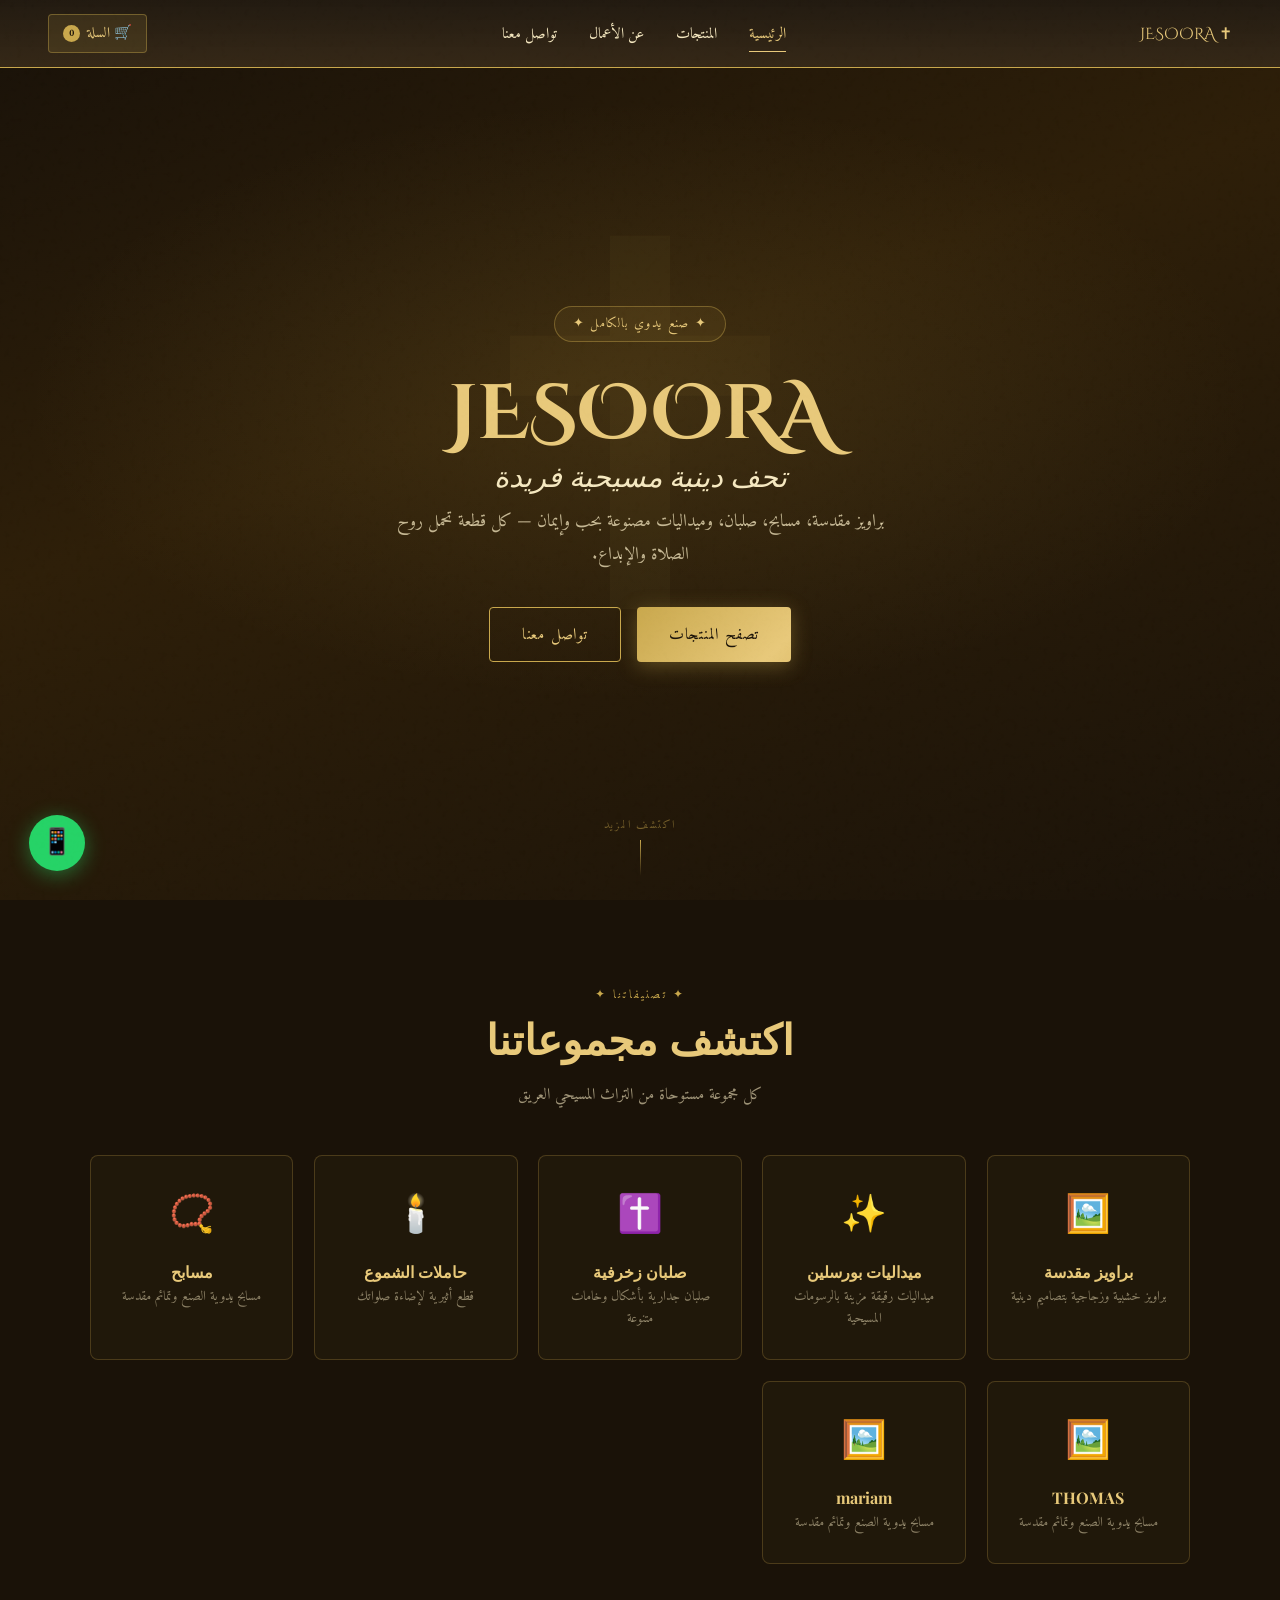
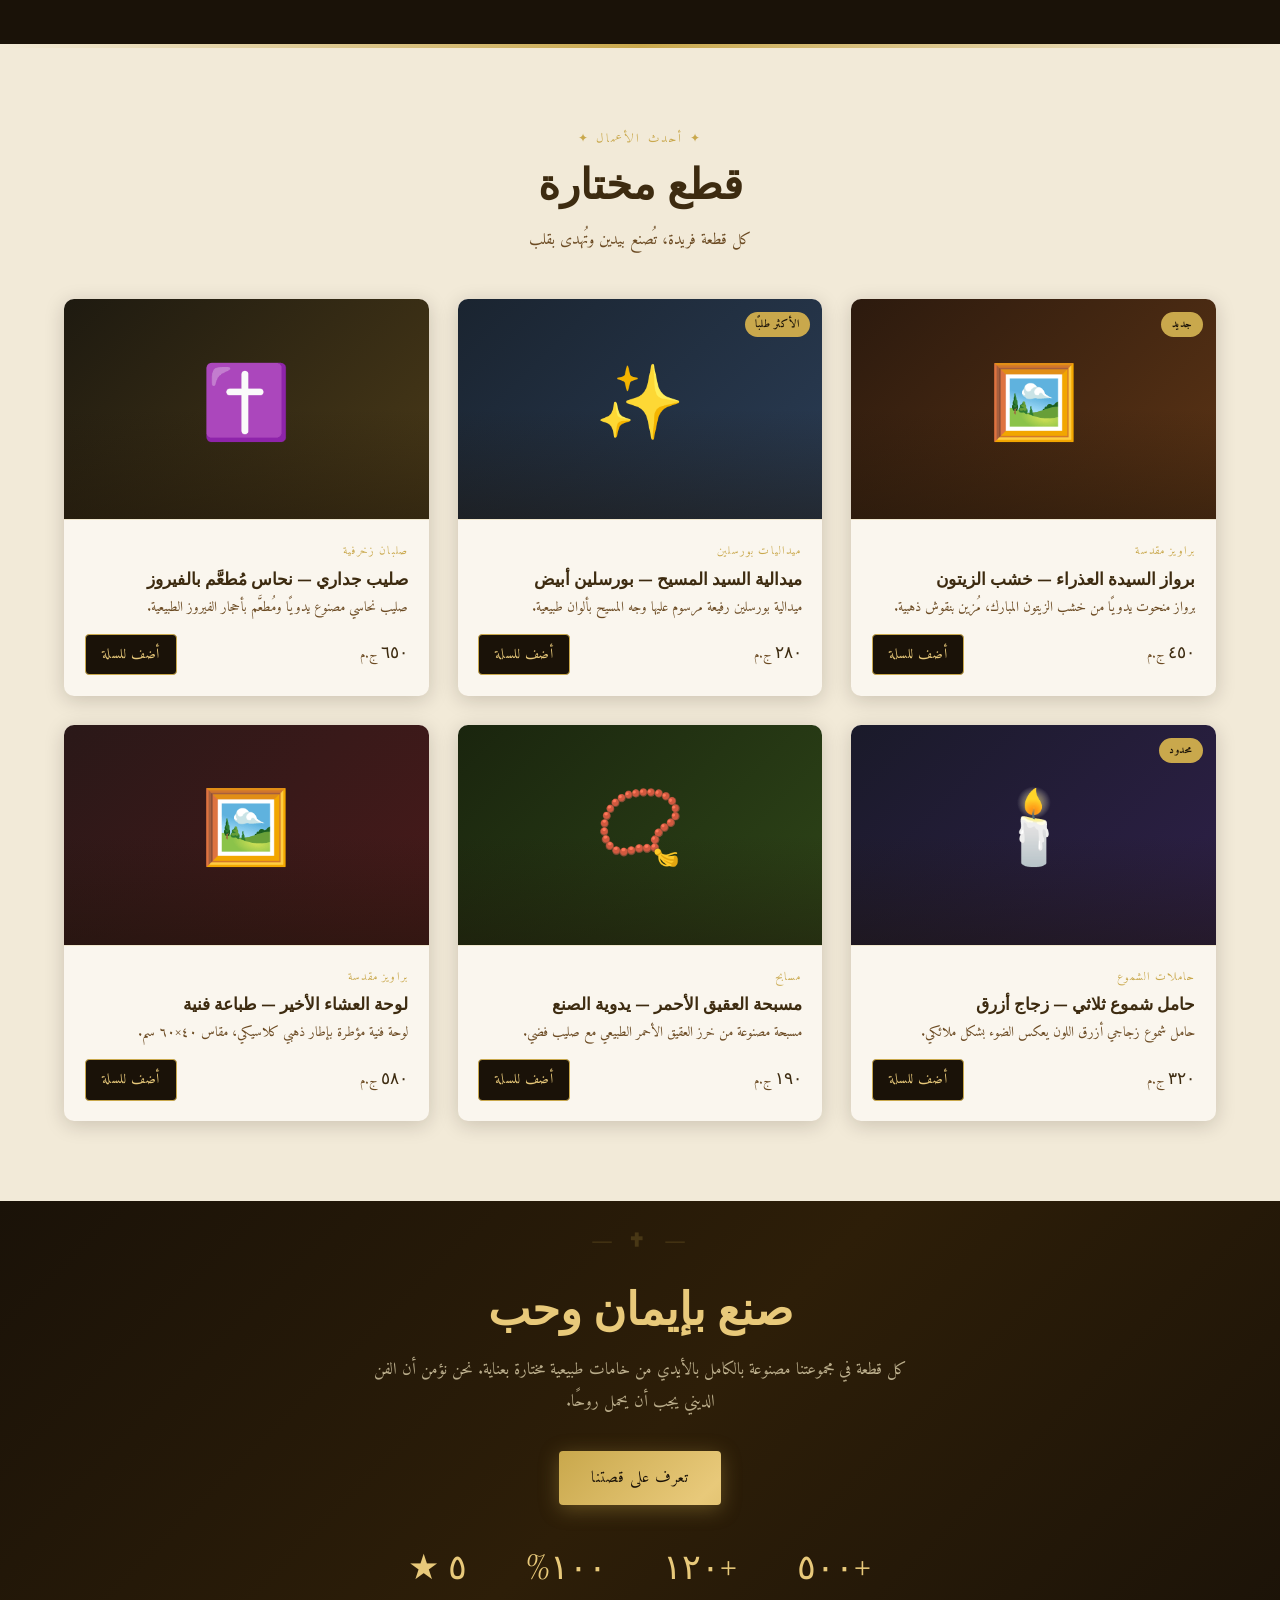
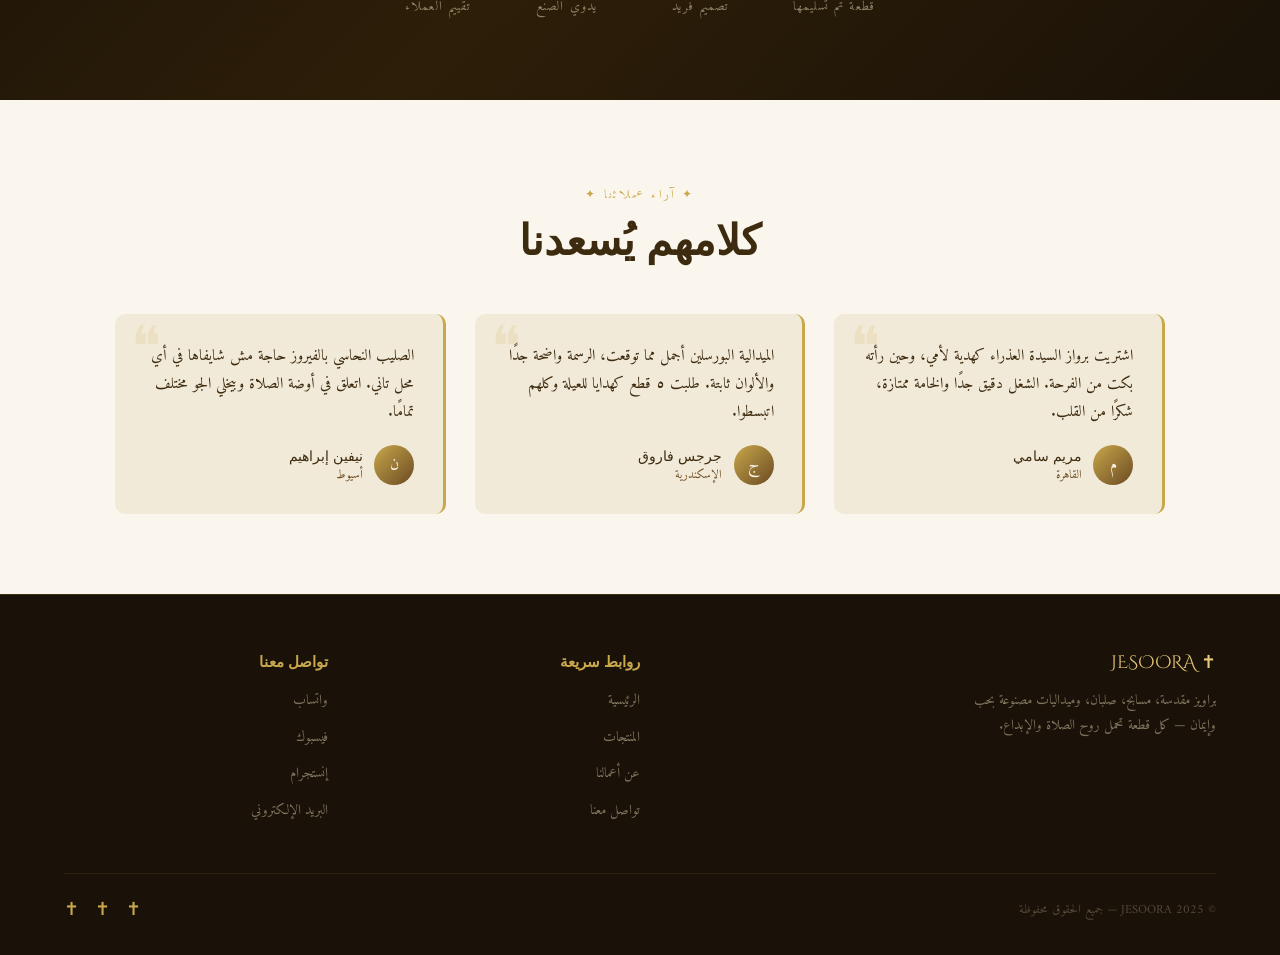
<file: index.html>
<!DOCTYPE html>
<html lang="ar" dir="rtl">
<head>
<meta charset="UTF-8"/>
<meta name="viewport" content="width=device-width,initial-scale=1.0"/>
<title>JESOORA — تحف دينية مسيحية</title>
<script src="config.js"></script>
<link href="https://fonts.googleapis.com/css2?family=Amiri:wght@400;700&family=Cinzel+Decorative:wght@400;700&family=Playfair+Display:ital,wght@0,400;0,700;1,400&display=swap" rel="stylesheet"/>
<style>
:root{
  --gold:#C9A84C;--gold-light:#E8C97A;--gold-pale:#F5E8C0;
  --ivory:#FAF6EE;--cream:#F2EAD8;--dark:#1A1208;
  --brown:#3D2B10;--brown-mid:#6B4A22;--shadow:rgba(26,18,8,.18);
  --green:#25D366;
}
*{margin:0;padding:0;box-sizing:border-box;}
body{background:var(--ivory);color:var(--dark);font-family:'Amiri',serif;overflow-x:hidden;}
body::before{content:'';position:fixed;inset:0;
  background-image:url("data:image/svg+xml,%3Csvg viewBox='0 0 200 200' xmlns='http://www.w3.org/2000/svg'%3E%3Cfilter id='n'%3E%3CfeTurbulence type='fractalNoise' baseFrequency='0.75' numOctaves='4' stitchTiles='stitch'/%3E%3C/filter%3E%3Crect width='100%25' height='100%25' filter='url(%23n)' opacity='0.03'/%3E%3C/svg%3E");
  pointer-events:none;z-index:999;opacity:.5;}

/* ── NAV ── */
nav{position:fixed;top:0;width:100%;z-index:200;
  background:linear-gradient(180deg,rgba(26,18,8,.97),rgba(42,28,10,.95));
  border-bottom:1px solid var(--gold);
  display:flex;align-items:center;justify-content:space-between;
  padding:0 3rem;height:68px;backdrop-filter:blur(10px);}
.nav-logo{font-family:'Cinzel Decorative',serif;color:var(--gold-light);font-size:1rem;
  display:flex;align-items:center;gap:.5rem;cursor:pointer;text-decoration:none;}
nav ul{list-style:none;display:flex;gap:2rem;}
nav ul li a{color:var(--gold-pale);text-decoration:none;font-family:'Amiri',serif;
  font-size:.95rem;transition:color .3s;position:relative;cursor:pointer;}
nav ul li a::after{content:'';position:absolute;bottom:-4px;right:0;width:0;height:1px;
  background:var(--gold-light);transition:width .35s;}
nav ul li a:hover{color:var(--gold-light);}
nav ul li a:hover::after{width:100%;}
nav ul li a.active{color:var(--gold-light);}
nav ul li a.active::after{width:100%;}
.nav-right{display:flex;align-items:center;gap:1rem;}
.cart-btn{background:rgba(201,168,76,.12);border:1px solid rgba(201,168,76,.4);
  color:var(--gold-light);padding:.4rem .9rem;border-radius:4px;cursor:pointer;
  font-family:'Amiri',serif;font-size:.9rem;display:flex;align-items:center;gap:.4rem;
  transition:background .3s;white-space:nowrap;}
.cart-btn:hover{background:rgba(201,168,76,.22);}
.cart-count{background:var(--gold);color:var(--dark);font-size:.65rem;font-weight:700;
  border-radius:50%;width:17px;height:17px;display:flex;align-items:center;justify-content:center;}

/* ── PAGES ── */
.page{display:none;min-height:100vh;padding-top:68px;}
.page.active{display:block;}

/* ── ANIMATIONS ── */
@keyframes fadeUp{from{opacity:0;transform:translateY(22px);}to{opacity:1;transform:translateY(0);}}
@keyframes breathe{0%,100%{transform:translate(-50%,-50%) scale(1);opacity:.04;}50%{transform:translate(-50%,-50%) scale(1.04);opacity:.07;}}
@keyframes drip{0%,100%{transform:scaleY(1);opacity:.5;}50%{transform:scaleY(1.3);opacity:1;}}
@keyframes waPulse{0%,100%{box-shadow:0 4px 20px rgba(37,211,102,.45);}50%{box-shadow:0 4px 30px rgba(37,211,102,.7),0 0 0 8px rgba(37,211,102,.1);}}
@keyframes spin{to{transform:rotate(360deg);}}

/* ── HERO ── */
.hero{min-height:calc(100vh - 68px);
  background:radial-gradient(ellipse 80% 60% at 50% 40%,rgba(201,168,76,.12) 0%,transparent 60%),
  linear-gradient(160deg,#1A1208 0%,#2D1E08 40%,#1A1208 100%);
  display:flex;flex-direction:column;align-items:center;justify-content:center;
  text-align:center;padding:4rem 2rem 4rem;position:relative;overflow:hidden;}
.hero::before{content:'✝';position:absolute;font-size:40vw;color:rgba(201,168,76,.04);
  top:50%;left:50%;transform:translate(-50%,-50%);pointer-events:none;animation:breathe 8s ease-in-out infinite;}
.hero-badge{display:inline-flex;align-items:center;gap:.5rem;
  border:1px solid rgba(201,168,76,.4);background:rgba(201,168,76,.08);color:var(--gold-light);
  padding:.35rem 1.1rem;border-radius:30px;font-size:.82rem;letter-spacing:.1em;margin-bottom:1.8rem;
  animation:fadeUp .8s ease both;}
.hero h1{font-family:'Cinzel Decorative',serif;font-size:clamp(2.2rem,6vw,5rem);
  color:var(--gold-light);line-height:1.15;margin-bottom:.8rem;animation:fadeUp .9s .1s ease both;}
.hero h1 span{display:block;font-family:'Playfair Display',serif;font-style:italic;
  font-size:clamp(1.1rem,2.5vw,1.8rem);color:var(--gold-pale);font-weight:400;}
.hero p{max-width:500px;color:rgba(245,232,192,.75);font-size:1.1rem;line-height:1.9;
  margin-bottom:2.2rem;animation:fadeUp 1s .2s ease both;}
.hero-btns{display:flex;gap:1rem;flex-wrap:wrap;justify-content:center;animation:fadeUp 1.1s .3s ease both;}
.scroll-hint{position:absolute;bottom:1.5rem;display:flex;flex-direction:column;align-items:center;gap:.3rem;
  color:rgba(201,168,76,.5);font-size:.72rem;letter-spacing:.12em;}
.scroll-hint span{display:block;width:1px;height:36px;
  background:linear-gradient(to bottom,var(--gold),transparent);animation:drip 2s ease-in-out infinite;}

/* ── BUTTONS ── */
.btn-gold{background:linear-gradient(135deg,var(--gold) 0%,var(--gold-light) 50%,var(--gold) 100%);
  background-size:200% 100%;color:var(--dark);border:none;padding:.8rem 2rem;
  font-family:'Amiri',serif;font-size:1rem;border-radius:4px;cursor:pointer;
  letter-spacing:.05em;transition:background-position .4s,transform .2s,box-shadow .3s;
  box-shadow:0 4px 20px rgba(201,168,76,.35);}
.btn-gold:hover{background-position:100% 0;transform:translateY(-2px);box-shadow:0 8px 32px rgba(201,168,76,.5);}
.btn-outline{background:transparent;color:var(--gold-light);border:1px solid var(--gold);
  padding:.8rem 2rem;font-family:'Amiri',serif;font-size:1rem;border-radius:4px;cursor:pointer;
  letter-spacing:.05em;transition:background .3s;}
.btn-outline:hover{background:rgba(201,168,76,.12);}

/* ── SECTION LABELS ── */
.section-label{text-align:center;margin-bottom:.6rem;}
.section-label .eyebrow{display:inline-block;font-size:.76rem;letter-spacing:.18em;
  text-transform:uppercase;color:var(--gold);margin-bottom:.5rem;}
.section-label h2{font-family:'Cinzel Decorative',serif;font-size:clamp(1.5rem,3.5vw,2.6rem);color:var(--brown);}
.section-label p{max-width:500px;margin:.7rem auto 0;color:var(--brown-mid);font-size:1rem;line-height:1.8;}
.dark-label h2{color:var(--gold-light)!important;}
.dark-label p{color:rgba(245,232,192,.6)!important;}

/* ── CATEGORIES ── */
.categories-section{background:var(--dark);padding:5rem 4rem;}
.cat-grid{display:grid;grid-template-columns:repeat(auto-fit,minmax(180px,1fr));
  gap:1.3rem;margin-top:2.8rem;max-width:1100px;margin-left:auto;margin-right:auto;}
.cat-card{border:1px solid rgba(201,168,76,.25);border-radius:8px;padding:1.8rem 1.3rem;
  text-align:center;cursor:pointer;transition:border-color .3s,background .3s,transform .3s;
  background:rgba(201,168,76,.04);position:relative;overflow:hidden;}
.cat-card::before{content:'';position:absolute;inset:0;
  background:linear-gradient(135deg,rgba(201,168,76,.12),transparent);opacity:0;transition:opacity .35s;}
.cat-card:hover{border-color:var(--gold);transform:translateY(-4px);}
.cat-card:hover::before{opacity:1;}
.cat-icon{font-size:2.3rem;margin-bottom:.8rem;display:block;}
.cat-card h3{font-family:'Playfair Display',serif;color:var(--gold-light);font-size:1rem;margin-bottom:.3rem;}
.cat-card p{color:rgba(245,232,192,.5);font-size:.84rem;line-height:1.6;}

/* ── PRODUCTS GRID ── */
.products-section{background:var(--cream);padding:5rem 4rem;position:relative;}
.products-section::before{content:'';position:absolute;top:0;left:0;right:0;height:4px;
  background:linear-gradient(90deg,transparent,var(--gold),transparent);}
.products-grid{display:grid;grid-template-columns:repeat(auto-fill,minmax(270px,1fr));
  gap:1.8rem;max-width:1200px;margin:2.8rem auto 0;}
.product-card{background:var(--ivory);border-radius:10px;overflow:hidden;
  box-shadow:0 4px 20px var(--shadow);transition:transform .35s,box-shadow .35s;
  position:relative;cursor:pointer;}
.product-card:hover{transform:translateY(-8px);box-shadow:0 16px 48px rgba(26,18,8,.2);}
.product-img{width:100%;height:220px;display:flex;align-items:center;justify-content:center;
  font-size:4.5rem;position:relative;overflow:hidden;}
.product-img::after{content:'';position:absolute;inset:0;
  background:linear-gradient(180deg,transparent 50%,rgba(26,18,8,.45) 100%);}
.product-badge{position:absolute;top:.8rem;right:.8rem;z-index:2;
  background:var(--gold);color:var(--dark);font-size:.68rem;padding:.2rem .65rem;
  border-radius:20px;font-weight:700;letter-spacing:.05em;}
.product-info{padding:1.3rem;border-top:1px solid rgba(201,168,76,.2);}
.product-info .category-tag{font-size:.72rem;color:var(--gold);letter-spacing:.1em;
  text-transform:uppercase;margin-bottom:.35rem;display:block;}
.product-info h3{font-family:'Playfair Display',serif;font-size:1.05rem;color:var(--brown);
  margin-bottom:.4rem;line-height:1.35;}
.product-info p{font-size:.87rem;color:var(--brown-mid);line-height:1.7;margin-bottom:.9rem;}
.product-footer{display:flex;align-items:center;justify-content:space-between;}
.price{font-family:'Cinzel Decorative',serif;font-size:1.05rem;color:var(--brown);}
.price span{font-family:'Amiri',serif;font-size:.75rem;color:var(--brown-mid);}
.add-btn{background:var(--dark);color:var(--gold-light);border:1px solid var(--gold);
  padding:.45rem 1rem;border-radius:4px;font-family:'Amiri',serif;font-size:.88rem;
  cursor:pointer;letter-spacing:.04em;transition:background .3s,color .3s;}
.add-btn:hover{background:var(--gold);color:var(--dark);}

/* ── CRAFT BANNER ── */
.craft-banner{background:linear-gradient(135deg,#1A1208,#2D1E08 50%,#1A1208);
  padding:5rem 4rem;text-align:center;position:relative;overflow:hidden;}
.craft-banner::before{content:'⸻ ✝ ⸻';position:absolute;top:1.5rem;left:50%;
  transform:translateX(-50%);color:rgba(201,168,76,.2);font-size:1.3rem;letter-spacing:.3rem;}
.craft-banner h2{font-family:'Cinzel Decorative',serif;font-size:clamp(1.6rem,3.5vw,2.8rem);
  color:var(--gold-light);margin-bottom:.8rem;}
.craft-banner p{max-width:560px;margin:0 auto 2rem;color:rgba(245,232,192,.7);font-size:1.05rem;line-height:1.9;}
.stats-row{display:flex;gap:3.5rem;justify-content:center;flex-wrap:wrap;margin-top:2.5rem;}
.stat .num{font-family:'Cinzel Decorative',serif;font-size:2.2rem;color:var(--gold-light);display:block;}
.stat .lbl{font-size:.82rem;color:rgba(245,232,192,.5);letter-spacing:.08em;margin-top:.2rem;}

/* ── TESTIMONIALS ── */
.testimonials{background:var(--ivory);padding:5rem 4rem;}
.testi-grid{display:grid;grid-template-columns:repeat(auto-fit,minmax(280px,1fr));
  gap:1.8rem;max-width:1050px;margin:2.8rem auto 0;}
.testi-card{background:var(--cream);border-radius:10px;padding:1.8rem;
  border-right:3px solid var(--gold);position:relative;}
.testi-card::before{content:'❝';font-size:3.5rem;color:rgba(201,168,76,.15);
  position:absolute;top:.3rem;left:1rem;font-family:serif;line-height:1;}
.testi-card p{color:var(--brown);line-height:1.8;font-size:.97rem;margin-bottom:1.1rem;position:relative;z-index:1;}
.testi-author{display:flex;align-items:center;gap:.7rem;}
.avatar{width:40px;height:40px;border-radius:50%;
  background:linear-gradient(135deg,var(--gold),var(--brown-mid));
  display:flex;align-items:center;justify-content:center;color:var(--ivory);font-size:1rem;flex-shrink:0;}
.testi-author .name{font-family:'Playfair Display',serif;color:var(--brown);font-size:.9rem;}
.testi-author .loc{font-size:.75rem;color:var(--brown-mid);}

/* ── PRODUCTS PAGE ── */
.products-page-header{
  background:radial-gradient(ellipse 80% 60% at 50% 60%,rgba(201,168,76,.1),transparent 60%),
  linear-gradient(160deg,#1A1208,#2D1E08 40%,#1A1208);
  padding:5rem 4rem 4rem;text-align:center;position:relative;overflow:hidden;}
.products-page-header::before{content:'✝';position:absolute;font-size:30vw;
  color:rgba(201,168,76,.03);top:50%;left:50%;transform:translate(-50%,-50%);pointer-events:none;}
.products-page-header h1{font-family:'Cinzel Decorative',serif;font-size:clamp(2rem,5vw,3.5rem);
  color:var(--gold-light);margin-bottom:.6rem;}
.products-page-header p{color:rgba(245,232,192,.65);font-size:1.05rem;max-width:480px;margin:0 auto;}
.filter-bar{background:var(--dark);padding:1.5rem 4rem;
  display:flex;align-items:center;gap:1.5rem;flex-wrap:wrap;
  border-bottom:1px solid rgba(201,168,76,.15);}
.search-box{flex:1;min-width:220px;position:relative;}
.search-box input{width:100%;background:rgba(201,168,76,.07);border:1px solid rgba(201,168,76,.25);
  color:var(--gold-pale);padding:.65rem 1rem .65rem 2.8rem;border-radius:6px;
  font-family:'Amiri',serif;font-size:.95rem;outline:none;transition:border-color .3s;}
.search-box input::placeholder{color:rgba(245,232,192,.3);}
.search-box input:focus{border-color:rgba(201,168,76,.6);}
.search-box .search-icon{position:absolute;right:.9rem;top:50%;transform:translateY(-50%);
  color:rgba(201,168,76,.5);font-size:1rem;pointer-events:none;}
.filter-chips{display:flex;gap:.6rem;flex-wrap:wrap;}
.chip{background:rgba(201,168,76,.08);border:1px solid rgba(201,168,76,.22);
  color:rgba(245,232,192,.65);padding:.35rem .9rem;border-radius:20px;cursor:pointer;
  font-family:'Amiri',serif;font-size:.85rem;transition:all .25s;white-space:nowrap;}
.chip:hover,.chip.active{background:var(--gold);color:var(--dark);border-color:var(--gold);}
.sort-select{background:rgba(201,168,76,.07);border:1px solid rgba(201,168,76,.25);
  color:var(--gold-pale);padding:.55rem .9rem;border-radius:6px;font-family:'Amiri',serif;
  font-size:.88rem;cursor:pointer;outline:none;}
.sort-select option{background:var(--dark);}
.products-full-grid{display:grid;grid-template-columns:repeat(auto-fill,minmax(260px,1fr));
  gap:1.8rem;max-width:1300px;margin:0 auto;padding:3rem 4rem;}
.no-results{text-align:center;padding:4rem;color:var(--brown-mid);font-size:1.1rem;grid-column:1/-1;}

/* ── BOOKING ── */
.booking-page{background:var(--cream);min-height:calc(100vh - 68px);}
.booking-header{background:linear-gradient(135deg,#1A1208,#2D1E08);padding:4rem 4rem 3rem;text-align:center;}
.booking-header h1{font-family:'Cinzel Decorative',serif;font-size:clamp(1.8rem,4vw,3rem);color:var(--gold-light);margin-bottom:.5rem;}
.booking-header p{color:rgba(245,232,192,.65);font-size:1rem;}
.booking-layout{display:grid;grid-template-columns:1fr 400px;gap:2.5rem;max-width:1100px;margin:3rem auto;padding:0 4rem 4rem;}
.order-summary{background:var(--ivory);border-radius:12px;padding:2rem;box-shadow:0 4px 20px var(--shadow);height:fit-content;position:sticky;top:90px;}
.order-summary h3{font-family:'Cinzel Decorative',serif;color:var(--brown);font-size:1.1rem;margin-bottom:1.5rem;padding-bottom:.8rem;border-bottom:1px solid rgba(201,168,76,.2);}
.summary-item{display:flex;align-items:center;gap:.8rem;padding:.7rem 0;border-bottom:1px solid rgba(201,168,76,.1);}
.summary-item:last-of-type{border-bottom:none;}
.si-icon{font-size:1.6rem;width:40px;text-align:center;}
.si-info{flex:1;}
.si-name{font-family:'Playfair Display',serif;font-size:.88rem;color:var(--brown);}
.si-price{font-size:.8rem;color:var(--brown-mid);}
.si-qty{font-size:.82rem;color:var(--gold);background:rgba(201,168,76,.1);padding:.15rem .5rem;border-radius:10px;}
.summary-total{margin-top:1.2rem;padding-top:1rem;border-top:2px solid var(--gold);}
.total-row{display:flex;justify-content:space-between;align-items:center;margin-bottom:.5rem;}
.total-row .tl{color:var(--brown-mid);font-size:.9rem;}
.total-row .tv{color:var(--brown);font-weight:700;}
.grand-total{display:flex;justify-content:space-between;align-items:center;margin-top:.8rem;padding-top:.8rem;border-top:1px solid rgba(201,168,76,.2);}
.grand-total .gl{font-family:'Cinzel Decorative',serif;color:var(--brown);font-size:1rem;}
.grand-total .gv{font-family:'Cinzel Decorative',serif;color:var(--gold);font-size:1.3rem;}
.empty-summary{text-align:center;padding:2rem 1rem;color:var(--brown-mid);}
.empty-summary .ei{font-size:2.5rem;display:block;margin-bottom:.8rem;}
.booking-form{background:var(--ivory);border-radius:12px;padding:2.5rem;box-shadow:0 4px 20px var(--shadow);}
.booking-form h3{font-family:'Cinzel Decorative',serif;color:var(--brown);font-size:1.1rem;margin-bottom:2rem;}
.form-section{margin-bottom:2rem;}
.form-section h4{font-family:'Playfair Display',serif;color:var(--brown);font-size:1rem;margin-bottom:1.2rem;display:flex;align-items:center;gap:.5rem;}
.form-section h4 span{color:var(--gold);}
.form-row{display:grid;grid-template-columns:1fr 1fr;gap:1rem;margin-bottom:1rem;}
.form-group{display:flex;flex-direction:column;gap:.4rem;margin-bottom:1rem;}
.form-group label{font-size:.85rem;color:var(--brown-mid);letter-spacing:.04em;}
.form-group input,.form-group select,.form-group textarea{background:var(--cream);border:1px solid rgba(61,43,16,.2);color:var(--brown);padding:.7rem 1rem;border-radius:6px;font-family:'Amiri',serif;font-size:.95rem;outline:none;transition:border-color .3s;width:100%;}
.form-group input:focus,.form-group select:focus,.form-group textarea:focus{border-color:var(--gold);}
.form-group textarea{min-height:90px;resize:vertical;}
.form-group select option{background:var(--ivory);}
.delivery-options{display:grid;grid-template-columns:1fr 1fr;gap:.8rem;}
.delivery-opt{border:1px solid rgba(201,168,76,.25);border-radius:8px;padding:1rem;cursor:pointer;transition:all .3s;text-align:center;}
.delivery-opt:hover,.delivery-opt.selected{border-color:var(--gold);background:rgba(201,168,76,.08);}
.delivery-opt .do-icon{font-size:1.5rem;display:block;margin-bottom:.3rem;}
.delivery-opt .do-name{font-family:'Playfair Display',serif;color:var(--brown);font-size:.9rem;}
.delivery-opt .do-price{font-size:.78rem;color:var(--gold);margin-top:.2rem;}
.payment-options{display:flex;flex-direction:column;gap:.8rem;}
.payment-opt{border:1px solid rgba(201,168,76,.25);border-radius:8px;padding:1rem 1.2rem;cursor:pointer;transition:all .3s;display:flex;align-items:center;gap:.8rem;}
.payment-opt:hover,.payment-opt.selected{border-color:var(--gold);background:rgba(201,168,76,.06);}
.payment-opt .po-icon{font-size:1.4rem;}
.payment-opt .po-info .po-name{font-family:'Playfair Display',serif;color:var(--brown);font-size:.9rem;}
.payment-opt .po-info .po-desc{font-size:.78rem;color:var(--brown-mid);}
.btn-place-order{width:100%;background:linear-gradient(135deg,var(--gold),var(--gold-light) 50%,var(--gold));background-size:200% 100%;color:var(--dark);border:none;padding:1.1rem;border-radius:8px;font-family:'Cinzel Decorative',serif;font-size:1rem;cursor:pointer;letter-spacing:.06em;transition:background-position .4s,transform .2s,box-shadow .3s;box-shadow:0 4px 20px rgba(201,168,76,.4);margin-top:1.5rem;}
.btn-place-order:hover{background-position:100% 0;transform:translateY(-2px);box-shadow:0 8px 30px rgba(201,168,76,.55);}

/* ── CONTACT ── */
.contact-page{background:var(--cream);}
.contact-header{background:linear-gradient(135deg,#1A1208,#2D1E08);padding:4.5rem 4rem 3.5rem;text-align:center;}
.contact-header h1{font-family:'Cinzel Decorative',serif;font-size:clamp(1.8rem,4vw,3rem);color:var(--gold-light);margin-bottom:.5rem;}
.contact-header p{color:rgba(245,232,192,.65);font-size:1rem;}
.contact-layout{display:grid;grid-template-columns:1fr 1.4fr;gap:2.5rem;max-width:1050px;margin:3rem auto;padding:0 4rem 4rem;}
.contact-info{display:flex;flex-direction:column;gap:1.5rem;}
.contact-card{background:var(--ivory);border-radius:10px;padding:1.8rem;box-shadow:0 4px 16px var(--shadow);border-right:3px solid var(--gold);}
.contact-card .cc-icon{font-size:2rem;margin-bottom:.7rem;display:block;}
.contact-card h4{font-family:'Playfair Display',serif;color:var(--brown);font-size:1rem;margin-bottom:.4rem;}
.contact-card p,.contact-card a{color:var(--brown-mid);font-size:.9rem;line-height:1.7;text-decoration:none;}
.contact-card a:hover{color:var(--gold);}
.social-links{display:flex;gap:.7rem;margin-top:.8rem;flex-wrap:wrap;}
.social-link{background:rgba(201,168,76,.1);border:1px solid rgba(201,168,76,.25);color:var(--brown-mid);padding:.4rem .9rem;border-radius:20px;font-size:.82rem;text-decoration:none;transition:all .3s;cursor:pointer;}
.social-link:hover{background:var(--gold);color:var(--dark);}
.contact-form{background:var(--ivory);border-radius:12px;padding:2.5rem;box-shadow:0 4px 20px var(--shadow);}
.contact-form h3{font-family:'Cinzel Decorative',serif;color:var(--brown);font-size:1.1rem;margin-bottom:2rem;}
.btn-send{width:100%;background:var(--dark);color:var(--gold-light);border:1px solid var(--gold);padding:1rem;border-radius:6px;font-family:'Amiri',serif;font-size:1rem;cursor:pointer;letter-spacing:.05em;transition:background .3s,color .3s;margin-top:.5rem;}
.btn-send:hover{background:var(--gold);color:var(--dark);}

/* ── ABOUT ── */
.about-hero{background:radial-gradient(ellipse 80% 60% at 50% 50%,rgba(201,168,76,.1),transparent 60%),linear-gradient(160deg,#1A1208,#2D1E08 40%,#1A1208);padding:5rem 4rem;text-align:center;position:relative;overflow:hidden;}
.about-hero::before{content:'✝';position:absolute;font-size:35vw;color:rgba(201,168,76,.03);top:50%;left:50%;transform:translate(-50%,-50%);pointer-events:none;}
.about-hero h1{font-family:'Cinzel Decorative',serif;font-size:clamp(2rem,4.5vw,3.5rem);color:var(--gold-light);margin-bottom:.8rem;}
.about-hero p{max-width:580px;margin:0 auto;color:rgba(245,232,192,.7);font-size:1.05rem;line-height:1.9;}
.about-story{background:var(--ivory);padding:5rem 4rem;}
.story-grid{display:grid;grid-template-columns:1fr 1fr;gap:4rem;max-width:1050px;margin:0 auto;align-items:center;}
.story-text h2{font-family:'Cinzel Decorative',serif;color:var(--brown);font-size:clamp(1.5rem,3vw,2.2rem);margin-bottom:1.2rem;}
.story-text p{color:var(--brown-mid);line-height:1.9;font-size:1rem;margin-bottom:1rem;}
.story-visual{background:linear-gradient(135deg,var(--brown),var(--brown-mid));border-radius:12px;height:360px;display:flex;align-items:center;justify-content:center;font-size:8rem;position:relative;overflow:hidden;}
.story-visual::after{content:'';position:absolute;inset:0;background:linear-gradient(135deg,rgba(201,168,76,.15),transparent);}
.values-section{background:var(--dark);padding:5rem 4rem;}
.values-grid{display:grid;grid-template-columns:repeat(auto-fit,minmax(220px,1fr));gap:1.5rem;max-width:1050px;margin:2.8rem auto 0;}
.value-card{border:1px solid rgba(201,168,76,.2);border-radius:8px;padding:2rem;text-align:center;background:rgba(201,168,76,.04);}
.value-card .vi{font-size:2rem;margin-bottom:.8rem;display:block;}
.value-card h3{font-family:'Playfair Display',serif;color:var(--gold-light);font-size:1rem;margin-bottom:.5rem;}
.value-card p{color:rgba(245,232,192,.5);font-size:.87rem;line-height:1.6;}

/* ── CART DRAWER ── */
.cart-overlay{position:fixed;inset:0;background:rgba(0,0,0,.6);z-index:500;opacity:0;pointer-events:none;transition:opacity .3s;}
.cart-overlay.open{opacity:1;pointer-events:all;}
.cart-drawer{position:fixed;top:0;left:0;width:370px;max-width:95vw;height:100vh;background:var(--dark);border-right:1px solid rgba(201,168,76,.3);z-index:501;display:flex;flex-direction:column;transform:translateX(-100%);transition:transform .4s cubic-bezier(.4,0,.2,1);}
.cart-drawer.open{transform:translateX(0);}
.cart-header{display:flex;align-items:center;justify-content:space-between;padding:1.3rem 1.6rem;border-bottom:1px solid rgba(201,168,76,.2);}
.cart-header h3{font-family:'Cinzel Decorative',serif;color:var(--gold-light);font-size:.95rem;}
.cart-close{background:none;border:none;color:var(--gold);font-size:1.3rem;cursor:pointer;transition:color .2s;}
.cart-close:hover{color:var(--gold-light);}
.cart-items{flex:1;overflow-y:auto;padding:1rem 1.6rem;}
.cart-items::-webkit-scrollbar{width:3px;}
.cart-items::-webkit-scrollbar-thumb{background:rgba(201,168,76,.3);border-radius:3px;}
.cart-empty{text-align:center;padding:3rem 1rem;color:rgba(245,232,192,.35);}
.cart-empty .ei{font-size:2.8rem;display:block;margin-bottom:.8rem;}
.cart-item{display:flex;gap:.9rem;align-items:center;padding:.9rem 0;border-bottom:1px solid rgba(201,168,76,.1);}
.ci-icon{width:48px;height:48px;border-radius:6px;background:linear-gradient(135deg,var(--brown),var(--brown-mid));display:flex;align-items:center;justify-content:center;font-size:1.5rem;flex-shrink:0;}
.ci-details{flex:1;}
.ci-name{font-family:'Playfair Display',serif;color:var(--gold-pale);font-size:.87rem;margin-bottom:.15rem;}
.ci-price{color:var(--gold);font-size:.82rem;}
.ci-qty{display:flex;align-items:center;gap:.45rem;}
.qty-btn{width:22px;height:22px;background:rgba(201,168,76,.15);border:1px solid rgba(201,168,76,.3);color:var(--gold-light);border-radius:4px;cursor:pointer;font-size:.95rem;display:flex;align-items:center;justify-content:center;transition:background .2s;}
.qty-btn:hover{background:rgba(201,168,76,.3);}
.qty-num{color:var(--gold-pale);font-size:.87rem;min-width:18px;text-align:center;}
.cart-footer-inner{padding:1.3rem 1.6rem;border-top:1px solid rgba(201,168,76,.2);}
.cart-total-row{display:flex;justify-content:space-between;align-items:center;margin-bottom:1rem;}
.cart-total-row .cl{color:rgba(245,232,192,.6);font-size:.9rem;}
.cart-total-row .cv{font-family:'Cinzel Decorative',serif;color:var(--gold-light);font-size:1.15rem;}
.btn-go-order{width:100%;background:linear-gradient(135deg,var(--gold),var(--gold-light) 50%,var(--gold));background-size:200%;color:var(--dark);border:none;padding:.9rem;border-radius:6px;font-family:'Amiri',serif;font-size:1rem;cursor:pointer;display:flex;align-items:center;justify-content:center;gap:.5rem;transition:background-position .4s,transform .2s;margin-bottom:.7rem;}
.btn-go-order:hover{background-position:100%;transform:translateY(-1px);}
.btn-wa-order{width:100%;background:#25D366;color:#fff;border:none;padding:.85rem;border-radius:6px;font-family:'Amiri',serif;font-size:.95rem;cursor:pointer;display:flex;align-items:center;justify-content:center;gap:.5rem;transition:background .3s;}
.btn-wa-order:hover{background:#1ebe5d;}

/* ── MODAL ── */
.modal-overlay{position:fixed;inset:0;background:rgba(0,0,0,.78);z-index:600;opacity:0;pointer-events:none;transition:opacity .35s;display:flex;align-items:center;justify-content:center;padding:2rem;}
.modal-overlay.open{opacity:1;pointer-events:all;}
.modal{background:var(--ivory);border-radius:12px;max-width:820px;width:100%;max-height:90vh;overflow-y:auto;transform:scale(.92) translateY(16px);transition:transform .35s cubic-bezier(.4,0,.2,1);position:relative;}
.modal-overlay.open .modal{transform:scale(1) translateY(0);}
.modal-close{position:absolute;top:.8rem;left:.8rem;background:rgba(26,18,8,.08);border:none;width:34px;height:34px;border-radius:50%;cursor:pointer;font-size:1rem;color:var(--brown);display:flex;align-items:center;justify-content:center;transition:background .2s;z-index:2;}
.modal-close:hover{background:rgba(26,18,8,.18);}
.modal-body{display:grid;grid-template-columns:1fr 1fr;}
.modal-img{height:380px;display:flex;align-items:center;justify-content:center;font-size:6.5rem;border-radius:12px 0 0 12px;position:relative;overflow:hidden;}
.modal-img::after{content:'';position:absolute;inset:0;background:linear-gradient(180deg,transparent 40%,rgba(26,18,8,.4) 100%);}
.modal-info{padding:2.2rem 1.8rem;}
.modal-info .category-tag{font-size:.72rem;color:var(--gold);letter-spacing:.12em;text-transform:uppercase;display:block;margin-bottom:.5rem;}
.modal-info h2{font-family:'Playfair Display',serif;font-size:1.5rem;color:var(--brown);line-height:1.3;margin-bottom:.9rem;}
.modal-desc{color:var(--brown-mid);font-size:.95rem;line-height:1.85;margin-bottom:1.3rem;}
.modal-details{background:var(--cream);border-radius:8px;padding:.9rem 1.1rem;margin-bottom:1.3rem;}
.detail-row{display:flex;justify-content:space-between;padding:.35rem 0;border-bottom:1px solid rgba(201,168,76,.12);font-size:.86rem;}
.detail-row:last-child{border-bottom:none;}
.dk{color:var(--brown-mid);}
.dv{color:var(--brown);font-weight:600;}
.modal-price{font-family:'Cinzel Decorative',serif;font-size:1.7rem;color:var(--brown);margin-bottom:1.1rem;}
.modal-price span{font-family:'Amiri',serif;font-size:.9rem;color:var(--brown-mid);}
.modal-actions{display:flex;flex-direction:column;gap:.7rem;}
.btn-add-modal{background:var(--dark);color:var(--gold-light);border:1px solid var(--gold);padding:.8rem;border-radius:6px;font-family:'Amiri',serif;font-size:.95rem;cursor:pointer;transition:background .3s,color .3s;letter-spacing:.04em;}
.btn-add-modal:hover{background:var(--gold);color:var(--dark);}
.btn-wa-modal{background:#25D366;color:#fff;border:none;padding:.8rem;border-radius:6px;font-family:'Amiri',serif;font-size:.9rem;cursor:pointer;display:flex;align-items:center;justify-content:center;gap:.5rem;transition:background .3s;}
.btn-wa-modal:hover{background:#1ebe5d;}

/* ── WA FLOAT ── */
.wa-float{position:fixed;bottom:1.8rem;left:1.8rem;z-index:400;width:56px;height:56px;border-radius:50%;background:#25D366;box-shadow:0 4px 20px rgba(37,211,102,.45);display:flex;align-items:center;justify-content:center;font-size:1.6rem;cursor:pointer;text-decoration:none;transition:transform .3s,box-shadow .3s;animation:waPulse 3s ease-in-out infinite;}
.wa-float:hover{transform:scale(1.1);}
.wa-tooltip{position:absolute;left:65px;bottom:50%;transform:translateY(50%);background:var(--dark);color:var(--gold-pale);padding:.3rem .8rem;border-radius:16px;font-size:.78rem;white-space:nowrap;border:1px solid rgba(201,168,76,.3);opacity:0;pointer-events:none;transition:opacity .3s;font-family:'Amiri',serif;}
.wa-float:hover .wa-tooltip{opacity:1;}

/* ── TOAST ── */
.toast{position:fixed;bottom:1.8rem;right:1.8rem;background:var(--dark);color:var(--gold-light);border:1px solid var(--gold);border-radius:8px;padding:.8rem 1.3rem;font-size:.9rem;display:flex;align-items:center;gap:.5rem;z-index:700;transform:translateY(80px);opacity:0;transition:transform .4s cubic-bezier(.4,0,.2,1),opacity .4s;pointer-events:none;}
.toast.show{transform:translateY(0);opacity:1;}

/* ── SUCCESS ── */
.success-overlay{position:fixed;inset:0;background:rgba(0,0,0,.82);z-index:800;display:flex;align-items:center;justify-content:center;padding:2rem;opacity:0;pointer-events:none;transition:opacity .4s;}
.success-overlay.open{opacity:1;pointer-events:all;}
.success-box{background:var(--ivory);border-radius:16px;max-width:480px;width:100%;padding:3rem 2.5rem;text-align:center;transform:scale(.9);transition:transform .4s cubic-bezier(.4,0,.2,1);}
.success-overlay.open .success-box{transform:scale(1);}
.success-box .s-icon{font-size:4rem;display:block;margin-bottom:1rem;}
.success-box h2{font-family:'Cinzel Decorative',serif;color:var(--brown);font-size:1.5rem;margin-bottom:.8rem;}
.success-box p{color:var(--brown-mid);line-height:1.8;margin-bottom:1.8rem;font-size:.97rem;}
.success-box .order-num{background:var(--cream);border-radius:8px;padding:.8rem 1.5rem;display:inline-block;font-family:'Cinzel Decorative',serif;color:var(--brown);font-size:1.1rem;margin-bottom:1.5rem;border:1px solid rgba(201,168,76,.3);}

/* ── LOADER ── */
.page-loader{position:fixed;inset:0;background:var(--dark);z-index:1000;display:flex;align-items:center;justify-content:center;flex-direction:column;gap:1rem;transition:opacity .5s,visibility .5s;}
.page-loader.hidden{opacity:0;visibility:hidden;}
.loader-cross{font-size:3rem;color:var(--gold);animation:spin 2s linear infinite;}
.loader-text{font-family:'Cinzel Decorative',serif;color:var(--gold-light);font-size:.9rem;letter-spacing:.15em;}

/* ── FOOTER ── */
footer{background:var(--dark);padding:3.5rem 4rem 1.8rem;border-top:1px solid rgba(201,168,76,.2);}
.footer-top{display:grid;grid-template-columns:2fr 1fr 1fr;gap:3rem;margin-bottom:2.5rem;}
.footer-brand .logo{font-family:'Cinzel Decorative',serif;color:var(--gold-light);font-size:1.1rem;margin-bottom:.8rem;cursor:pointer;}
.footer-brand p{color:rgba(245,232,192,.45);font-size:.87rem;line-height:1.8;max-width:260px;}
footer h4{font-family:'Playfair Display',serif;color:var(--gold);font-size:.95rem;margin-bottom:.9rem;}
footer ul{list-style:none;}
footer ul li{margin-bottom:.55rem;}
footer ul li a{color:rgba(245,232,192,.45);text-decoration:none;font-size:.87rem;transition:color .3s;cursor:pointer;}
footer ul li a:hover{color:var(--gold-light);}
.footer-bottom{border-top:1px solid rgba(201,168,76,.1);padding-top:1.3rem;display:flex;justify-content:space-between;align-items:center;flex-wrap:wrap;gap:.8rem;}
.footer-bottom p{color:rgba(245,232,192,.25);font-size:.78rem;}
.footer-cross{color:var(--gold);font-size:1.1rem;letter-spacing:.35rem;}

/* ── RESPONSIVE ── */
@media(max-width:900px){
  nav{padding:0 1.2rem;}nav ul{gap:1rem;}
  .booking-layout,.contact-layout{grid-template-columns:1fr;}
  .order-summary{position:static;}
  .story-grid{grid-template-columns:1fr;}
  .story-visual{height:200px;}
  .modal-body{grid-template-columns:1fr;}
  .modal-img{height:200px;border-radius:12px 12px 0 0;}
  .footer-top{grid-template-columns:1fr;}
}
@media(max-width:768px){
  .categories-section,.products-section,.craft-banner,.testimonials,.about-story,.values-section,.about-hero{padding:3.5rem 1.5rem;}
  .products-page-header,.filter-bar,.products-full-grid,.booking-layout,.contact-layout,.booking-header,.contact-header{padding-left:1.5rem;padding-right:1.5rem;}
  .products-full-grid{padding:2rem 1.5rem;}
  footer{padding:2.5rem 1.5rem 1.5rem;}
  .footer-bottom{flex-direction:column;text-align:center;}
  .filter-bar{padding:1rem 1.5rem;}
  .form-row{grid-template-columns:1fr;}
  .delivery-options{grid-template-columns:1fr;}
  nav ul li a{font-size:.82rem;}
}
</style>
</head>
<body>

<div class="page-loader" id="pageLoader">
  <span class="loader-cross">✝</span>
  <span class="loader-text" id="loaderText">JESOORA</span>
</div>

<nav>
  <a class="nav-logo" onclick="showPage('home')" id="navLogo">✝ JESOORA</a>
  <ul>
    <li><a onclick="showPage('home')" id="nav-home" class="active">الرئيسية</a></li>
    <li><a onclick="showPage('products')" id="nav-products">المنتجات</a></li>
    <li><a onclick="showPage('about')" id="nav-about">عن الأعمال</a></li>
    <li><a onclick="showPage('contact')" id="nav-contact">تواصل معنا</a></li>
  </ul>
  <div class="nav-right">
    <button class="cart-btn" onclick="toggleCart()">🛒 السلة <span class="cart-count" id="cartCount">0</span></button>
  </div>
</nav>

<!-- HOME -->
<div class="page active" id="page-home">
  <section class="hero">
    <div class="hero-badge">✦ صنع يدوي بالكامل ✦</div>
    <h1 id="heroTitle">JESOORA<span id="heroSubtitle"></span></h1>
    <p id="heroDesc"></p>
    <div class="hero-btns">
      <button class="btn-gold" onclick="showPage('products')">تصفح المنتجات</button>
      <button class="btn-outline" onclick="showPage('contact')">تواصل معنا</button>
    </div>
    <div class="scroll-hint">اكتشف المزيد<span></span></div>
  </section>

  <section class="categories-section">
    <div class="section-label dark-label">
      <span class="eyebrow">✦ تصنيفاتنا ✦</span>
      <h2>اكتشف مجموعاتنا</h2>
      <p>كل مجموعة مستوحاة من التراث المسيحي العريق</p>
    </div>
    <div class="cat-grid" id="catGrid"></div>
  </section>

  <section class="products-section">
    <div class="section-label">
      <span class="eyebrow">✦ أحدث الأعمال ✦</span>
      <h2>قطع مختارة</h2>
      <p>كل قطعة فريدة، تُصنع بيدين وتُهدى بقلب</p>
    </div>
    <div class="products-grid" id="featuredGrid"></div>
  </section>

  <section class="craft-banner">
    <h2 id="craftTitle"></h2>
    <p id="craftDesc"></p>
    <button class="btn-gold" onclick="showPage('about')">تعرف على قصتنا</button>
    <div class="stats-row" id="statsRow"></div>
  </section>

  <section class="testimonials">
    <div class="section-label"><span class="eyebrow">✦ آراء عملائنا ✦</span><h2>كلامهم يُسعدنا</h2></div>
    <div class="testi-grid" id="testiGrid"></div>
  </section>

  <footer id="footerHome"></footer>
</div>

<!-- PRODUCTS -->
<div class="page" id="page-products">
  <div class="products-page-header">
    <div class="hero-badge" style="animation:none">✦ مجموعتنا الكاملة ✦</div>
    <h1>جميع المنتجات</h1>
    <p>تصفح كل تحفنا الدينية المصنوعة بالكامل باليد</p>
  </div>
  <div class="filter-bar">
    <div class="search-box">
      <span class="search-icon">🔍</span>
      <input type="text" id="searchInput" placeholder="ابحث عن منتج..." oninput="applyFilters()"/>
    </div>
    <div class="filter-chips" id="filterChips"></div>
    <select class="sort-select" id="sortSelect" onchange="applyFilters()">
      <option value="default">الترتيب الافتراضي</option>
      <option value="price-asc">السعر: الأقل أولاً</option>
      <option value="price-desc">السعر: الأعلى أولاً</option>
      <option value="name">الاسم أبجدياً</option>
    </select>
  </div>
  <div class="products-full-grid" id="fullProductsGrid"></div>
  <footer id="footerProducts"></footer>
</div>

<!-- BOOKING -->
<div class="page" id="page-booking">
  <div class="booking-header">
    <h1>تأكيد الطلب</h1>
    <p>أكمل بيانات الطلب وسنتواصل معك في أقرب وقت</p>
  </div>
  <div class="booking-layout">
    <div class="booking-form">
      <h3>📋 بيانات الطلب</h3>
      <div class="form-section">
        <h4><span>١</span> بياناتك الشخصية</h4>
        <div class="form-row">
          <div class="form-group"><label>الاسم الأول *</label><input type="text" id="firstName" placeholder="مثال: مريم"/></div>
          <div class="form-group"><label>الاسم الأخير *</label><input type="text" id="lastName" placeholder="مثال: يوسف"/></div>
        </div>
        <div class="form-row">
          <div class="form-group"><label>رقم الهاتف *</label><input type="tel" id="phone" placeholder="01xxxxxxxxx"/></div>
          <div class="form-group"><label>البريد الإلكتروني</label><input type="email" id="email" placeholder="example@mail.com"/></div>
        </div>
      </div>
      <div class="form-section">
        <h4><span>٢</span> طريقة التوصيل</h4>
        <div class="delivery-options">
          <div class="delivery-opt selected" id="del-delivery" onclick="selectDelivery('delivery')">
            <span class="do-icon">🚚</span><div class="do-name">توصيل للباب</div><div class="do-price">+٥٠ ج.م</div>
          </div>
          <div class="delivery-opt" id="del-pickup" onclick="selectDelivery('pickup')">
            <span class="do-icon">🏠</span><div class="do-name">استلام شخصي</div><div class="do-price">مجاناً</div>
          </div>
        </div>
        <div id="addressSection" style="margin-top:1rem">
          <div class="form-group"><label>المحافظة *</label>
            <select id="governorate">
              <option value="">اختر المحافظة</option>
              <option>القاهرة</option><option>الجيزة</option><option>الإسكندرية</option>
              <option>المنوفية</option><option>الغربية</option><option>البحيرة</option>
              <option>الشرقية</option><option>الدقهلية</option><option>القليوبية</option>
              <option>أسيوط</option><option>سوهاج</option><option>المنيا</option>
              <option>بني سويف</option><option>الفيوم</option><option>أسوان</option>
              <option>قنا</option><option>الأقصر</option><option>البحر الأحمر</option>
              <option>سيناء الشمالية</option><option>سيناء الجنوبية</option>
            </select>
          </div>
          <div class="form-group"><label>العنوان بالتفصيل *</label><input type="text" id="address" placeholder="الشارع، المبنى، الشقة..."/></div>
        </div>
      </div>
      <div class="form-section">
        <h4><span>٣</span> طريقة الدفع</h4>
        <div class="payment-options">
          <div class="payment-opt selected" id="pay-cash" onclick="selectPayment('cash')">
            <span class="po-icon">💵</span>
            <div class="po-info"><div class="po-name">الدفع عند الاستلام</div><div class="po-desc">ادفع كاش لما يوصلك الطلب</div></div>
          </div>
          <div class="payment-opt" id="pay-instapay" onclick="selectPayment('instapay')">
            <span class="po-icon">📱</span>
            <div class="po-info"><div class="po-name">InstaPay / فودافون كاش</div><div class="po-desc">حوالة إلكترونية قبل الشحن</div></div>
          </div>
          <div class="payment-opt" id="pay-bank" onclick="selectPayment('bank')">
            <span class="po-icon">🏦</span>
            <div class="po-info"><div class="po-name">تحويل بنكي</div><div class="po-desc">سنرسلك بيانات الحساب</div></div>
          </div>
        </div>
      </div>
      <div class="form-section">
        <h4><span>٤</span> ملاحظات إضافية</h4>
        <div class="form-group"><label>هل عندك طلب خاص أو تخصيص معين؟</label><textarea id="notes" placeholder="مثال: عايزها هدية مع رسالة مكتوبة، أو حجم معين..."></textarea></div>
      </div>
      <button class="btn-place-order" onclick="placeOrder()">✝ تأكيد الطلب الآن</button>
    </div>
    <div class="order-summary">
      <h3>ملخص طلبك</h3>
      <div id="summaryItems"></div>
      <div class="summary-total" id="summaryTotal" style="display:none">
        <div class="total-row"><span class="tl">المنتجات</span><span class="tv" id="subtotalVal"></span></div>
        <div class="total-row"><span class="tl">التوصيل</span><span class="tv" id="deliveryVal">٥٠ ج.م</span></div>
        <div class="grand-total"><span class="gl">الإجمالي</span><span class="gv" id="grandTotalVal"></span></div>
      </div>
    </div>
  </div>
</div>

<!-- ABOUT -->
<div class="page" id="page-about">
  <div class="about-hero">
    <div class="hero-badge" style="animation:none">✦ قصتنا ✦</div>
    <h1 id="aboutTitle"></h1>
    <p id="aboutDesc"></p>
  </div>
  <div class="about-story">
    <div class="story-grid">
      <div class="story-text">
        <h2 id="storyTitle"></h2>
        <p id="storyP1"></p>
        <p id="storyP2"></p>
        <p id="storyP3"></p>
        <button class="btn-gold" style="margin-top:1.5rem" onclick="showPage('products')">تصفح منتجاتنا</button>
      </div>
      <div class="story-visual"><span style="position:relative;z-index:1">✝</span></div>
    </div>
  </div>
  <div class="values-section">
    <div class="section-label dark-label"><span class="eyebrow">✦ قيمنا ✦</span><h2>إيه اللي بيميزنا</h2></div>
    <div class="values-grid">
      <div class="value-card"><span class="vi">🙏</span><h3>الإيمان أولاً</h3><p>كل قطعة تبدأ بنية صادقة وصلاة قبل الشروع في الصنع</p></div>
      <div class="value-card"><span class="vi">✋</span><h3>يدوي ١٠٠٪</h3><p>لا آلات، لا طباعة جاهزة — كل تفصيلة تُرسم وتُنحت باليد</p></div>
      <div class="value-card"><span class="vi">🌿</span><h3>خامات طبيعية</h3><p>خشب زيتون، بورسلين، نحاس، وأحجار طبيعية مختارة بعناية</p></div>
      <div class="value-card"><span class="vi">❤️</span><h3>خدمة شخصية</h3><p>نتعامل مع كل طلب كأنه هدية لعيلتنا، لا مجرد معاملة تجارية</p></div>
    </div>
  </div>
  <footer id="footerAbout"></footer>
</div>

<!-- CONTACT -->
<div class="page" id="page-contact">
  <div class="contact-header">
    <div class="hero-badge" style="animation:none">✦ نحن هنا ✦</div>
    <h1>تواصل معنا</h1>
    <p>سعداء بأي سؤال أو طلب تخصيص — ردنا سريع إن شاء الله 🙏</p>
  </div>
  <div class="contact-layout">
    <div class="contact-info" id="contactInfo"></div>
    <div class="contact-form">
      <h3>📩 ابعتلنا رسالة</h3>
      <div class="form-row">
        <div class="form-group"><label>الاسم</label><input type="text" id="cName" placeholder="اسمك"/></div>
        <div class="form-group"><label>رقم الهاتف</label><input type="tel" id="cPhone" placeholder="01xxxxxxxxx"/></div>
      </div>
      <div class="form-group"><label>الموضوع</label>
        <select id="cSubject">
          <option value="">اختر موضوع الرسالة</option>
          <option>استفسار عن منتج</option>
          <option>طلب تخصيص خاص</option>
          <option>مشكلة في طلب سابق</option>
          <option>طلب بالجملة</option>
          <option>أخرى</option>
        </select>
      </div>
      <div class="form-group"><label>رسالتك</label><textarea id="cMessage" placeholder="اكتب رسالتك هنا..." style="min-height:130px"></textarea></div>
      <button class="btn-send" onclick="sendMessage()">إرسال الرسالة ✉️</button>
      <div style="margin-top:1rem;text-align:center;">
        <span style="color:var(--brown-mid);font-size:.85rem;">أو تواصل مباشرة عبر </span>
        <a id="waDirectLink" href="#" target="_blank" style="color:var(--green);font-size:.85rem;text-decoration:none;">📱 واتساب</a>
      </div>
    </div>
  </div>
  <footer id="footerContact"></footer>
</div>

<!-- CART DRAWER -->
<div class="cart-overlay" id="cartOverlay" onclick="toggleCart()"></div>
<div class="cart-drawer" id="cartDrawer">
  <div class="cart-header"><h3>🛒 سلة المشتريات</h3><button class="cart-close" onclick="toggleCart()">✕</button></div>
  <div class="cart-items" id="cartItemsList"></div>
  <div class="cart-footer-inner" id="cartFooterInner" style="display:none">
    <div class="cart-total-row"><span class="cl">الإجمالي:</span><span class="cv" id="cartTotalVal">0 ج.م</span></div>
    <button class="btn-go-order" onclick="goToBooking()">📋 أكمل الطلب</button>
    <button class="btn-wa-order" onclick="orderViaWA()">📱 اطلب عبر واتساب</button>
  </div>
</div>

<!-- MODAL -->
<div class="modal-overlay" id="modalOverlay" onclick="closeModalBg(event)">
  <div class="modal" id="productModal">
    <button class="modal-close" onclick="closeModal()">✕</button>
    <div class="modal-body">
      <div class="modal-img" id="mImg"><span style="position:relative;z-index:1" id="mIcon"></span></div>
      <div class="modal-info">
        <span class="category-tag" id="mCat"></span>
        <h2 id="mTitle"></h2>
        <p class="modal-desc" id="mDesc"></p>
        <div class="modal-details">
          <div class="detail-row"><span class="dk">الخامة</span><span class="dv" id="mMat"></span></div>
          <div class="detail-row"><span class="dk">الصنع</span><span class="dv">يدوي ١٠٠٪</span></div>
          <div class="detail-row"><span class="dk">التوصيل</span><span class="dv">٢–٥ أيام عمل</span></div>
          <div class="detail-row"><span class="dk">الحالة</span><span class="dv" style="color:green">متوفر</span></div>
        </div>
        <div class="modal-price" id="mPrice"></div>
        <div class="modal-actions">
          <button class="btn-add-modal" id="mAddBtn">🛒 أضف للسلة</button>
          <button class="btn-wa-modal" onclick="askAboutProduct()">📱 اسأل عن المنتج</button>
        </div>
      </div>
    </div>
  </div>
</div>

<a class="wa-float" id="waFloat" href="#" target="_blank">📱<span class="wa-tooltip">تواصل معنا</span></a>
<div class="toast" id="toast"></div>

<div class="success-overlay" id="successOverlay">
  <div class="success-box">
    <span class="s-icon">🙏</span>
    <h2>تم استلام طلبك!</h2>
    <p>شكراً لثقتك في <span id="successBrand"></span>.<br>سنتواصل معك خلال ٢٤ ساعة لتأكيد التفاصيل.</p>
    <div class="order-num" id="orderNum">#ORD-0000</div>
    <div style="display:flex;gap:.8rem;justify-content:center;flex-wrap:wrap">
      <button class="btn-gold" onclick="closeSuccess()">العودة للرئيسية</button>
      <button class="btn-outline" id="successWaBtn">تابع على واتساب</button>
    </div>
  </div>
</div>

<script>
// ════════════════════════════════
// INIT FROM CONFIG
// ════════════════════════════════
const C = CONFIG;
const WA = 'https://wa.me/' + C.contact.whatsapp;

function footerHTML(pages){
  return `
  <div class="footer-top">
    <div class="footer-brand">
      <div class="logo" onclick="showPage('home')">${C.brand.icon} ${C.brand.name}</div>
      <p>${C.brand.description}</p>
    </div>
    <div><h4>روابط سريعة</h4><ul>
      <li><a onclick="showPage('home')">الرئيسية</a></li>
      <li><a onclick="showPage('products')">المنتجات</a></li>
      <li><a onclick="showPage('about')">عن أعمالنا</a></li>
      <li><a onclick="showPage('contact')">تواصل معنا</a></li>
    </ul></div>
    <div><h4>تواصل معنا</h4><ul>
      <li><a href="${WA}" target="_blank">واتساب</a></li>
      ${C.social.facebook!=='#'?`<li><a href="${C.social.facebook}" target="_blank">فيسبوك</a></li>`:''}
      ${C.social.instagram!=='#'?`<li><a href="${C.social.instagram}" target="_blank">إنستجرام</a></li>`:''}
      <li><a onclick="showPage('contact')">البريد الإلكتروني</a></li>
    </ul></div>
  </div>
  <div class="footer-bottom">
    <p>© 2025 ${C.brand.name} — جميع الحقوق محفوظة</p>
    <div class="footer-cross">${C.brand.icon} ${C.brand.icon} ${C.brand.icon}</div>
  </div>`;
}

function initFromConfig(){
  // brand
  document.title = C.brand.name + ' — ' + C.brand.tagline;
  document.getElementById('navLogo').innerHTML = C.brand.icon + ' ' + C.brand.name;
  document.getElementById('loaderText').textContent = C.brand.name;

  // hero
  document.getElementById('heroTitle').innerHTML = C.brand.name + '<span>' + C.texts.heroSubtitle + '</span>';
  document.getElementById('heroDesc').textContent = C.texts.heroDesc;

  // craft
  document.getElementById('craftTitle').textContent = C.texts.craftTitle;
  document.getElementById('craftDesc').textContent = C.texts.craftDesc;

  // stats
  document.getElementById('statsRow').innerHTML = C.stats.map(s =>
    `<div class="stat"><span class="num">${s.num}</span><span class="lbl">${s.label}</span></div>`
  ).join('');

  // testimonials
  document.getElementById('testiGrid').innerHTML = C.testimonials.map(t => `
    <div class="testi-card">
      <p>${t.text}</p>
      <div class="testi-author">
        <div class="avatar">${t.initial}</div>
        <div><div class="name">${t.name}</div><div class="loc">${t.location}</div></div>
      </div>
    </div>`).join('');

  // categories
  document.getElementById('catGrid').innerHTML = C.categories.map(c =>
    `<div class="cat-card" onclick="filterAndGo('${c.name}')">
      <span class="cat-icon">${c.icon}</span>
      <h3>${c.name}</h3>
      <p>${c.desc}</p>
    </div>`
  ).join('');

  // about
  document.getElementById('aboutTitle').textContent = 'عن ' + C.brand.name;
  document.getElementById('aboutDesc').textContent = C.brand.description;
  document.getElementById('storyTitle').textContent = C.texts.storyTitle;
  document.getElementById('storyP1').textContent = C.texts.storyP1;
  document.getElementById('storyP2').textContent = C.texts.storyP2;
  document.getElementById('storyP3').textContent = C.texts.storyP3;

  // contact info
  document.getElementById('contactInfo').innerHTML = `
    <div class="contact-card">
      <span class="cc-icon">📱</span><h4>واتساب (الأسرع)</h4>
      <a href="${WA}" target="_blank">${C.contact.phone}</a>
      <p style="margin-top:.3rem;font-size:.82rem">${C.contact.workingHours}</p>
    </div>
    <div class="contact-card">
      <span class="cc-icon">📧</span><h4>البريد الإلكتروني</h4>
      <a href="mailto:${C.contact.email}">${C.contact.email}</a>
    </div>
    <div class="contact-card">
      <span class="cc-icon">📍</span><h4>العنوان</h4>
      <p>${C.contact.address}<br>${C.contact.addressDetails}</p>
    </div>
    <div class="contact-card">
      <span class="cc-icon">🌐</span><h4>تابعنا على السوشيال</h4>
      <div class="social-links">
        ${C.social.facebook!=='#'?`<a class="social-link" href="${C.social.facebook}" target="_blank">فيسبوك</a>`:''}
        ${C.social.instagram!=='#'?`<a class="social-link" href="${C.social.instagram}" target="_blank">إنستجرام</a>`:''}
        ${C.social.tiktok!=='#'?`<a class="social-link" href="${C.social.tiktok}" target="_blank">تيك توك</a>`:''}
      </div>
    </div>`;

  // wa links
  document.getElementById('waFloat').href = WA;
  document.getElementById('waDirectLink').href = WA;
  document.getElementById('successBrand').textContent = C.brand.name;

  // footers
  document.getElementById('footerHome').innerHTML = footerHTML();
  document.getElementById('footerProducts').innerHTML = footerHTML();
  document.getElementById('footerAbout').innerHTML = footerHTML();
  document.getElementById('footerContact').innerHTML = footerHTML();
}

// ════════════════════════════════
// NAVIGATION
// ════════════════════════════════
function showPage(name){
  document.querySelectorAll('.page').forEach(p=>p.classList.remove('active'));
  document.querySelectorAll('nav ul li a').forEach(a=>a.classList.remove('active'));
  const pg = document.getElementById('page-'+name);
  if(pg) pg.classList.add('active');
  const navEl = document.getElementById('nav-'+name);
  if(navEl) navEl.classList.add('active');
  window.scrollTo({top:0,behavior:'smooth'});
  if(name==='products') renderFullGrid();
  if(name==='booking') renderOrderSummary();
}

function filterAndGo(cat){
  activeCat = cat;
  showPage('products');
  setTimeout(()=>{
    document.querySelectorAll('.chip').forEach(c=>{
      c.classList.toggle('active', c.dataset.cat===cat);
    });
    applyFilters();
  },100);
}

// ════════════════════════════════
// PRODUCTS
// ════════════════════════════════
let activeCat = 'الكل';

function productCardHTML(p){
  return `
  <div class="product-card" onclick="openModal(${p.id})">
    <div class="product-img" style="background:${p.bg}">
      <span style="position:relative;z-index:1">${p.icon}</span>
      ${p.badge?`<span class="product-badge">${p.badge}</span>`:''}
    </div>
    <div class="product-info">
      <span class="category-tag">${p.cat}</span>
      <h3>${p.name}</h3>
      <p>${p.short}</p>
      <div class="product-footer">
        <div class="price">${p.priceAr} <span>ج.م</span></div>
        <button class="add-btn" onclick="event.stopPropagation();addToCart(${p.id})">أضف للسلة</button>
      </div>
    </div>
  </div>`;
}

function renderFeatured(){
  const grid = document.getElementById('featuredGrid');
  if(grid) grid.innerHTML = C.products.slice(0,6).map(productCardHTML).join('');
}

function renderFullGrid(){
  const chips = document.getElementById('filterChips');
  if(chips && chips.children.length===0){
    const allCats = ['الكل', ...C.categories.map(c=>c.name)];
    chips.innerHTML = allCats.map(c=>
      `<div class="chip${c===activeCat?' active':''}" data-cat="${c}" onclick="setCat('${c}')">${c}</div>`
    ).join('');
  }
  applyFilters();
}

function setCat(cat){
  activeCat = cat;
  document.querySelectorAll('.chip').forEach(c=>{
    c.classList.toggle('active', c.dataset.cat===cat);
  });
  applyFilters();
}

function applyFilters(){
  const q = (document.getElementById('searchInput')?.value||'').toLowerCase();
  const sort = document.getElementById('sortSelect')?.value||'default';
  let list = C.products.filter(p=>{
    const catOk = activeCat==='الكل'||p.cat===activeCat;
    const searchOk = !q||p.name.toLowerCase().includes(q)||p.cat.includes(q)||p.short.includes(q);
    return catOk&&searchOk;
  });
  if(sort==='price-asc') list.sort((a,b)=>a.price-b.price);
  else if(sort==='price-desc') list.sort((a,b)=>b.price-a.price);
  else if(sort==='name') list.sort((a,b)=>a.name.localeCompare(b.name,'ar'));
  const grid = document.getElementById('fullProductsGrid');
  if(grid) grid.innerHTML = list.length
    ? list.map(productCardHTML).join('')
    : '<div class="no-results">لا توجد نتائج مطابقة 🔍</div>';
}

// ════════════════════════════════
// CART
// ════════════════════════════════
let cart = [];

function toggleCart(){
  document.getElementById('cartOverlay').classList.toggle('open');
  document.getElementById('cartDrawer').classList.toggle('open');
}

function addToCart(id){
  const p = C.products.find(x=>x.id===id);
  if(!p) return;
  const ex = cart.find(c=>c.id===id);
  if(ex) ex.qty++;
  else cart.push({...p, qty:1});
  renderCart();
  showToast('✅ تم إضافة "' + p.name.split('—')[0].trim() + '" للسلة');
}

function changeQty(id,d){
  const i = cart.findIndex(c=>c.id===id);
  if(i===-1) return;
  cart[i].qty += d;
  if(cart[i].qty<=0) cart.splice(i,1);
  renderCart();
  renderOrderSummary();
}

function renderCart(){
  const list = document.getElementById('cartItemsList');
  const footer = document.getElementById('cartFooterInner');
  const total = cart.reduce((s,c)=>s+c.price*c.qty,0);
  const count = cart.reduce((s,c)=>s+c.qty,0);
  document.getElementById('cartCount').textContent = count;
  if(cart.length===0){
    list.innerHTML='<div class="cart-empty"><span class="ei">🛒</span><p>سلتك فاضية<br>ابدأ بإضافة قطعة مقدسة 🙏</p></div>';
    footer.style.display='none';
    return;
  }
  footer.style.display='block';
  document.getElementById('cartTotalVal').textContent = total.toLocaleString('ar-EG')+' ج.م';
  list.innerHTML = cart.map(c=>`
    <div class="cart-item">
      <div class="ci-icon">${c.icon}</div>
      <div class="ci-details">
        <div class="ci-name">${c.name.split('—')[0].trim()}</div>
        <div class="ci-price">${(c.price*c.qty).toLocaleString('ar-EG')} ج.م</div>
      </div>
      <div class="ci-qty">
        <button class="qty-btn" onclick="changeQty(${c.id},-1)">−</button>
        <span class="qty-num">${c.qty}</span>
        <button class="qty-btn" onclick="changeQty(${c.id},1)">+</button>
      </div>
    </div>`).join('');
}

function goToBooking(){
  if(cart.length===0){showToast('⚠️ السلة فاضية!');return;}
  toggleCart(); showPage('booking');
}

function orderViaWA(){
  if(!cart.length) return;
  const total = cart.reduce((s,c)=>s+c.price*c.qty,0);
  let msg = 'مرحباً، عايز أطلب:\n\n';
  cart.forEach(c=>{msg+=`• ${c.name} × ${c.qty} = ${(c.price*c.qty).toLocaleString()} ج.م\n`;});
  msg += `\nالإجمالي: ${total.toLocaleString()} ج.م`;
  window.open(WA+'?text='+encodeURIComponent(msg),'_blank');
}

// ════════════════════════════════
// MODAL
// ════════════════════════════════
let currentProduct = null;

function openModal(id){
  const p = C.products.find(x=>x.id===id);
  if(!p) return;
  currentProduct = p;
  document.getElementById('mIcon').textContent = p.icon;
  document.getElementById('mImg').style.background = p.bg;
  document.getElementById('mCat').textContent = p.cat;
  document.getElementById('mTitle').textContent = p.name;
  document.getElementById('mDesc').textContent = p.desc;
  document.getElementById('mMat').textContent = p.mat;
  document.getElementById('mPrice').innerHTML = p.priceAr+' <span>ج.م</span>';
  document.getElementById('mAddBtn').onclick = ()=>{addToCart(p.id);closeModal();};
  document.getElementById('modalOverlay').classList.add('open');
  document.body.style.overflow='hidden';
}
function closeModal(){
  document.getElementById('modalOverlay').classList.remove('open');
  document.body.style.overflow='';
}
function closeModalBg(e){if(e.target===document.getElementById('modalOverlay'))closeModal();}
function askAboutProduct(){
  if(!currentProduct) return;
  const msg = `مرحباً، عايز أعرف أكتر عن: ${currentProduct.name}`;
  window.open(WA+'?text='+encodeURIComponent(msg),'_blank');
}

// ════════════════════════════════
// BOOKING
// ════════════════════════════════
let deliveryMethod='delivery', paymentMethod='cash';

function selectDelivery(m){
  deliveryMethod=m;
  document.getElementById('del-delivery').classList.toggle('selected',m==='delivery');
  document.getElementById('del-pickup').classList.toggle('selected',m==='pickup');
  document.getElementById('addressSection').style.display=m==='delivery'?'block':'none';
  document.getElementById('deliveryVal').textContent=m==='delivery'?'٥٠ ج.م':'مجاناً';
  updateGrandTotal();
}
function selectPayment(m){
  paymentMethod=m;
  ['cash','instapay','bank'].forEach(k=>{
    document.getElementById('pay-'+k).classList.toggle('selected',m===k);
  });
}
function renderOrderSummary(){
  const items=document.getElementById('summaryItems');
  const totals=document.getElementById('summaryTotal');
  if(!items) return;
  if(cart.length===0){
    items.innerHTML='<div class="empty-summary"><span class="ei">🛒</span><p>سلتك فاضية — <a onclick="showPage(\'products\')" style="color:var(--gold);cursor:pointer">تصفح المنتجات</a></p></div>';
    totals.style.display='none'; return;
  }
  totals.style.display='block';
  items.innerHTML=cart.map(c=>`
    <div class="summary-item">
      <span class="si-icon">${c.icon}</span>
      <div class="si-info">
        <div class="si-name">${c.name.split('—')[0].trim()}</div>
        <div class="si-price">${c.priceAr} ج.م × ${c.qty}</div>
      </div>
      <span class="si-qty">${c.qty}</span>
    </div>`).join('');
  updateGrandTotal();
}
function updateGrandTotal(){
  const sub=cart.reduce((s,c)=>s+c.price*c.qty,0);
  const del=deliveryMethod==='delivery'?50:0;
  const sv=document.getElementById('subtotalVal');
  const gv=document.getElementById('grandTotalVal');
  if(sv) sv.textContent=sub.toLocaleString('ar-EG')+' ج.م';
  if(gv) gv.textContent=(sub+del).toLocaleString('ar-EG')+' ج.م';
}
function placeOrder(){
  if(cart.length===0){showToast('⚠️ السلة فاضية!');return;}
  const fn=document.getElementById('firstName').value.trim();
  const ln=document.getElementById('lastName').value.trim();
  const ph=document.getElementById('phone').value.trim();
  if(!fn||!ln||!ph){showToast('⚠️ من فضلك اكمل البيانات المطلوبة');return;}
  if(deliveryMethod==='delivery'){
    if(!document.getElementById('governorate').value||!document.getElementById('address').value.trim()){
      showToast('⚠️ من فضلك اكمل بيانات التوصيل');return;
    }
  }
  const orderNum='#ORD-'+Math.floor(1000+Math.random()*9000);
  document.getElementById('orderNum').textContent=orderNum;
  const sub=cart.reduce((s,c)=>s+c.price*c.qty,0);
  const del=deliveryMethod==='delivery'?50:0;
  const notes=document.getElementById('notes').value;
  let msg=`طلب جديد ${orderNum}\n\nالعميل: ${fn} ${ln}\nالهاتف: ${ph}\n`;
  if(deliveryMethod==='delivery'){
    msg+=`المحافظة: ${document.getElementById('governorate').value}\nالعنوان: ${document.getElementById('address').value}\n`;
  } else msg+=`الاستلام: شخصي\n`;
  msg+=`الدفع: ${paymentMethod==='cash'?'عند الاستلام':paymentMethod==='instapay'?'InstaPay':'تحويل بنكي'}\n\n`;
  cart.forEach(c=>{msg+=`• ${c.name} × ${c.qty} = ${(c.price*c.qty).toLocaleString()} ج.م\n`;});
  msg+=`\nالمنتجات: ${sub.toLocaleString()} ج.م\nالتوصيل: ${del} ج.م\nالإجمالي: ${(sub+del).toLocaleString()} ج.م`;
  if(notes) msg+=`\n\nملاحظات: ${notes}`;
  document.getElementById('successWaBtn').onclick=()=>{window.open(WA+'?text='+encodeURIComponent(msg),'_blank');};
  document.getElementById('successOverlay').classList.add('open');
  window.open(WA+'?text='+encodeURIComponent(msg),'_blank');
  cart=[]; renderCart();
}
function closeSuccess(){
  document.getElementById('successOverlay').classList.remove('open');
  showPage('home');
}

// ════════════════════════════════
// CONTACT
// ════════════════════════════════
function sendMessage(){
  const n=document.getElementById('cName').value.trim();
  const p=document.getElementById('cPhone').value.trim();
  const s=document.getElementById('cSubject').value;
  const m=document.getElementById('cMessage').value.trim();
  if(!n||!p||!m){showToast('⚠️ من فضلك اكمل البيانات');return;}
  const msg=`رسالة جديدة من ${n}\nالهاتف: ${p}\nالموضوع: ${s||'غير محدد'}\n\nالرسالة:\n${m}`;
  window.open(WA+'?text='+encodeURIComponent(msg),'_blank');
  document.getElementById('cName').value='';
  document.getElementById('cPhone').value='';
  document.getElementById('cSubject').value='';
  document.getElementById('cMessage').value='';
  showToast('✅ تم إرسال رسالتك!');
}

// ════════════════════════════════
// TOAST & KEYBOARD
// ════════════════════════════════
function showToast(msg){
  const t=document.getElementById('toast');
  t.textContent=msg; t.classList.add('show');
  setTimeout(()=>t.classList.remove('show'),2800);
}
document.addEventListener('keydown',e=>{
  if(e.key==='Escape'){
    closeModal();
    if(document.getElementById('cartDrawer').classList.contains('open')) toggleCart();
  }
});

// ════════════════════════════════
// INIT
// ════════════════════════════════
window.addEventListener('load',()=>{
  initFromConfig();
  renderFeatured();
  renderCart();
  setTimeout(()=>document.getElementById('pageLoader').classList.add('hidden'),800);
});
</script>
</body>
</html>
</file>
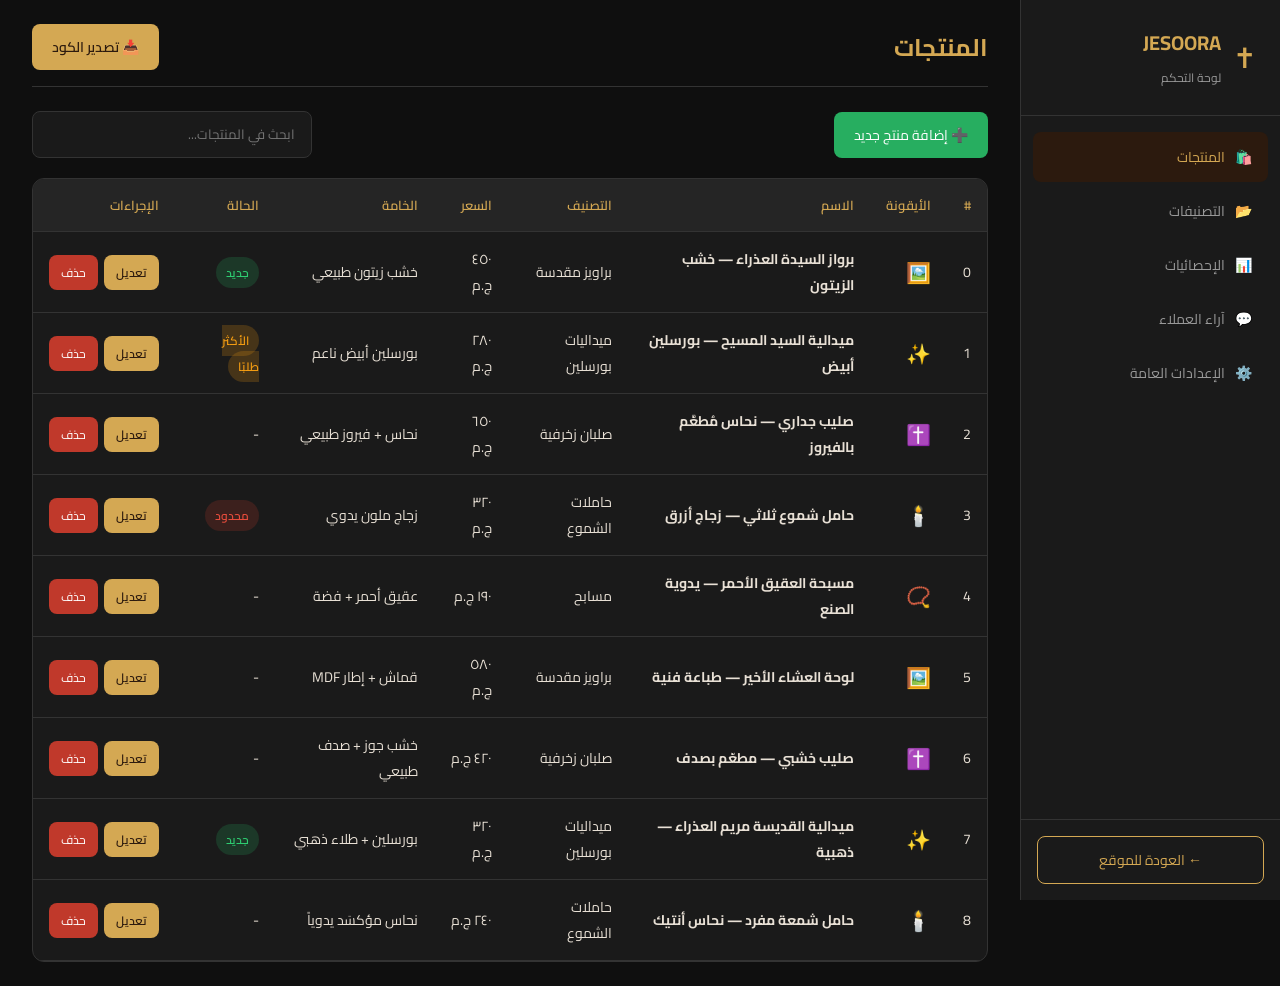
<file: admin.html>
<!DOCTYPE html>
<html lang="ar" dir="rtl">
<head>
  <meta charset="UTF-8">
  <meta name="viewport" content="width=device-width, initial-scale=1.0">
  <title>JESOORA - لوحة التحكم</title>
  <link rel="stylesheet" href="admin.css">
  <link href="https://fonts.googleapis.com/css2?family=Cairo:wght@400;600;700&display=swap" rel="stylesheet">
</head>
<body>
  <div class="admin-wrapper">
    
    <!-- Sidebar -->
    <aside class="sidebar">
      <div class="logo">
        <span class="icon">✝</span>
        <div>
          <h2>JESOORA</h2>
          <small>لوحة التحكم</small>
        </div>
      </div>
      
      <nav class="nav-menu">
        <button class="nav-btn active" data-tab="products">
          <span>🛍️</span> المنتجات
        </button>
        <button class="nav-btn" data-tab="categories">
          <span>📂</span> التصنيفات
        </button>
        <button class="nav-btn" data-tab="stats">
          <span>📊</span> الإحصائيات
        </button>
        <button class="nav-btn" data-tab="testimonials">
          <span>💬</span> آراء العملاء
        </button>
        <button class="nav-btn" data-tab="settings">
          <span>⚙️</span> الإعدادات العامة
        </button>
      </nav>
      
      <div class="sidebar-footer">
        <a href="index.html" class="back-link">← العودة للموقع</a>
      </div>
    </aside>

    <!-- Main Content -->
    <main class="main-content">
      <header class="top-bar">
        <h1 id="page-title">المنتجات</h1>
        <div class="actions">
          <button class="btn btn-primary" onclick="exportConfig()">
            📥 تصدير الكود
          </button>
        </div>
      </header>

      <!-- Tab: Products -->
      <section id="tab-products" class="tab-content active">
        <div class="toolbar">
          <button class="btn btn-success" onclick="openProductModal()">
            ➕ إضافة منتج جديد
          </button>
          <div class="search-box">
            <input type="text" id="productSearch" placeholder="ابحث في المنتجات..." oninput="filterProducts()">
          </div>
        </div>
        
        <div class="table-container">
          <table class="data-table">
            <thead>
              <tr>
                <th>#</th>
                <th>الأيقونة</th>
                <th>الاسم</th>
                <th>التصنيف</th>
                <th>السعر</th>
                <th>الخامة</th>
                <th>الحالة</th>
                <th>الإجراءات</th>
              </tr>
            </thead>
            <tbody id="productsTableBody"></tbody>
          </table>
        </div>
      </section>

      <!-- Tab: Categories -->
      <section id="tab-categories" class="tab-content">
        <div class="toolbar">
          <button class="btn btn-success" onclick="openCategoryModal()">
            ➕ إضافة تصنيف
          </button>
        </div>
        <div class="cards-grid" id="categoriesGrid"></div>
      </section>

      <!-- Tab: Stats -->
      <section id="tab-stats" class="tab-content">
        <div class="stats-editor">
          <div class="form-grid" id="statsForm"></div>
        </div>
      </section>

      <!-- Tab: Testimonials -->
      <section id="tab-testimonials" class="tab-content">
        <div class="toolbar">
          <button class="btn btn-success" onclick="openTestimonialModal()">
            ➕ إضافة رأي
          </button>
        </div>
        <div class="cards-grid" id="testimonialsGrid"></div>
      </section>

      <!-- Tab: Settings -->
      <section id="tab-settings" class="tab-content">
        <div class="settings-form" id="settingsForm"></div>
      </section>
    </main>
  </div>

  <!-- Modal: Product -->
  <div class="modal" id="productModal">
    <div class="modal-content">
      <div class="modal-header">
        <h3 id="productModalTitle">إضافة منتج</h3>
        <button class="close-btn" onclick="closeModal('productModal')">×</button>
      </div>
      <form id="productForm" onsubmit="saveProduct(event)">
        <input type="hidden" id="productId">
        <div class="form-row">
          <div class="form-group">
            <label>الأيقونة (إيموجي)</label>
            <input type="text" id="pIcon" required placeholder="مثال: 🖼️">
          </div>
          <div class="form-group">
            <label>التصنيف</label>
            <select id="pCat" required></select>
          </div>
        </div>
        <div class="form-group">
          <label>اسم المنتج</label>
          <input type="text" id="pName" required>
        </div>
        <div class="form-group">
          <label>وصف قصير</label>
          <input type="text" id="pShort" required>
        </div>
        <div class="form-group">
          <label>وصف تفصيلي</label>
          <textarea id="pDesc" rows="3" required></textarea>
        </div>
        <div class="form-row">
          <div class="form-group">
            <label>السعر (أرقام إنجليزية)</label>
            <input type="number" id="pPrice" required>
          </div>
          <div class="form-group">
            <label>السعر بالعربي</label>
            <input type="text" id="pPriceAr" required placeholder="مثال: ٤٥٠">
          </div>
        </div>
        <div class="form-group">
          <label>الخامة</label>
          <input type="text" id="pMat" required>
        </div>
        <div class="form-row">
          <div class="form-group">
            <label>الشارة</label>
            <select id="pBadge">
              <option value="">بدون</option>
              <option value="جديد">جديد</option>
              <option value="الأكثر طلبًا">الأكثر طلبًا</option>
              <option value="محدود">محدود</option>
            </select>
          </div>
          <div class="form-group">
            <label>لون الخلفية (gradient)</label>
            <input type="text" id="pBg" required placeholder="linear-gradient(135deg,#2C1A0E,#5C3415)">
          </div>
        </div>
        <div class="modal-actions">
          <button type="button" class="btn btn-secondary" onclick="closeModal('productModal')">إلغاء</button>
          <button type="submit" class="btn btn-primary">حفظ</button>
        </div>
      </form>
    </div>
  </div>

  <!-- Modal: Category -->
  <div class="modal" id="categoryModal">
    <div class="modal-content">
      <div class="modal-header">
        <h3>إضافة/تعديل تصنيف</h3>
        <button class="close-btn" onclick="closeModal('categoryModal')">×</button>
      </div>
      <form id="categoryForm" onsubmit="saveCategory(event)">
        <input type="hidden" id="catIndex">
        <div class="form-group">
          <label>الاسم</label>
          <input type="text" id="catName" required>
        </div>
        <div class="form-group">
          <label>الأيقونة</label>
          <input type="text" id="catIcon" required placeholder="مثال: 🖼️">
        </div>
        <div class="form-group">
          <label>الوصف</label>
          <input type="text" id="catDesc" required>
        </div>
        <div class="modal-actions">
          <button type="button" class="btn btn-secondary" onclick="closeModal('categoryModal')">إلغاء</button>
          <button type="submit" class="btn btn-primary">حفظ</button>
        </div>
      </form>
    </div>
  </div>

  <!-- Modal: Testimonial -->
  <div class="modal" id="testimonialModal">
    <div class="modal-content">
      <div class="modal-header">
        <h3>إضافة/تعديل رأي</h3>
        <button class="close-btn" onclick="closeModal('testimonialModal')">×</button>
      </div>
      <form id="testimonialForm" onsubmit="saveTestimonial(event)">
        <input type="hidden" id="testIndex">
        <div class="form-group">
          <label>النص</label>
          <textarea id="testText" rows="3" required></textarea>
        </div>
        <div class="form-row">
          <div class="form-group">
            <label>الاسم</label>
            <input type="text" id="testName" required>
          </div>
          <div class="form-group">
            <label>الموقع</label>
            <input type="text" id="testLocation" required>
          </div>
        </div>
        <div class="form-group">
          <label>الحرف الأول</label>
          <input type="text" id="testInitial" required maxlength="1">
        </div>
        <div class="modal-actions">
          <button type="button" class="btn btn-secondary" onclick="closeModal('testimonialModal')">إلغاء</button>
          <button type="submit" class="btn btn-primary">حفظ</button>
        </div>
      </form>
    </div>
  </div>

  <!-- Export Modal -->
  <div class="modal" id="exportModal">
    <div class="modal-content modal-lg">
      <div class="modal-header">
        <h3>📋 انسخ الكود ده وحطه مكان الكود القديم في ملف config.js</h3>
        <button class="close-btn" onclick="closeModal('exportModal')">×</button>
      </div>
      <div class="export-box">
        <textarea id="exportCode" readonly></textarea>
        <button class="btn btn-primary" onclick="copyCode()">📋 نسخ الكود</button>
      </div>
    </div>
  </div>

  <script src="admin.js"></script>
</body>
</html>
</file>
<file: admin.css>
:root {
  --primary: #2C1A0E;
  --primary-light: #5C3415;
  --accent: #D4A853;
  --accent-hover: #E8C87A;
  --bg: #0F0F0F;
  --surface: #1A1A1A;
  --surface-light: #252525;
  --border: #333;
  --text: #E8E0D5;
  --text-muted: #999;
  --danger: #C0392B;
  --success: #27AE60;
  --warning: #F39C12;
}

* { margin: 0; padding: 0; box-sizing: border-box; }

body {
  font-family: 'Cairo', sans-serif;
  background: var(--bg);
  color: var(--text);
  min-height: 100vh;
}

.admin-wrapper {
  display: flex;
  min-height: 100vh;
}

/* Sidebar */
.sidebar {
  width: 260px;
  background: var(--surface);
  border-left: 1px solid var(--border);
  display: flex;
  flex-direction: column;
  position: fixed;
  right: 0;
  top: 0;
  height: 100vh;
  z-index: 100;
}

.logo {
  padding: 24px;
  display: flex;
  align-items: center;
  gap: 12px;
  border-bottom: 1px solid var(--border);
}

.logo .icon {
  font-size: 28px;
  color: var(--accent);
}

.logo h2 {
  font-size: 20px;
  color: var(--accent);
}

.logo small {
  color: var(--text-muted);
  font-size: 12px;
}

.nav-menu {
  padding: 16px 12px;
  flex: 1;
  display: flex;
  flex-direction: column;
  gap: 4px;
}

.nav-btn {
  display: flex;
  align-items: center;
  gap: 10px;
  padding: 12px 16px;
  border: none;
  background: transparent;
  color: var(--text-muted);
  font-family: inherit;
  font-size: 14px;
  border-radius: 8px;
  cursor: pointer;
  transition: all 0.2s;
  text-align: right;
}

.nav-btn:hover {
  background: var(--surface-light);
  color: var(--text);
}

.nav-btn.active {
  background: var(--primary);
  color: var(--accent);
}

.sidebar-footer {
  padding: 16px;
  border-top: 1px solid var(--border);
}

.back-link {
  color: var(--accent);
  text-decoration: none;
  font-size: 14px;
  display: block;
  text-align: center;
  padding: 10px;
  border-radius: 8px;
  border: 1px solid var(--accent);
  transition: all 0.2s;
}

.back-link:hover {
  background: var(--accent);
  color: var(--primary);
}

/* Main Content */
.main-content {
  margin-right: 260px;
  flex: 1;
  padding: 24px 32px;
}

.top-bar {
  display: flex;
  justify-content: space-between;
  align-items: center;
  margin-bottom: 24px;
  padding-bottom: 16px;
  border-bottom: 1px solid var(--border);
}

.top-bar h1 {
  font-size: 24px;
  color: var(--accent);
}

/* Buttons */
.btn {
  padding: 10px 20px;
  border: none;
  border-radius: 8px;
  font-family: inherit;
  font-size: 14px;
  cursor: pointer;
  transition: all 0.2s;
  display: inline-flex;
  align-items: center;
  gap: 6px;
}

.btn-primary {
  background: var(--accent);
  color: var(--primary);
  font-weight: 600;
}

.btn-primary:hover {
  background: var(--accent-hover);
}

.btn-success {
  background: var(--success);
  color: white;
}

.btn-danger {
  background: var(--danger);
  color: white;
}

.btn-secondary {
  background: var(--surface-light);
  color: var(--text);
  border: 1px solid var(--border);
}

/* Toolbar */
.toolbar {
  display: flex;
  justify-content: space-between;
  align-items: center;
  margin-bottom: 20px;
  gap: 16px;
}

.search-box input {
  padding: 10px 16px;
  border: 1px solid var(--border);
  border-radius: 8px;
  background: var(--surface);
  color: var(--text);
  font-family: inherit;
  width: 280px;
}

.search-box input:focus {
  outline: none;
  border-color: var(--accent);
}

/* Table */
.table-container {
  background: var(--surface);
  border-radius: 12px;
  border: 1px solid var(--border);
  overflow: hidden;
}

.data-table {
  width: 100%;
  border-collapse: collapse;
}

.data-table th,
.data-table td {
  padding: 14px 16px;
  text-align: right;
  border-bottom: 1px solid var(--border);
}

.data-table th {
  background: var(--surface-light);
  color: var(--accent);
  font-weight: 600;
  font-size: 13px;
}

.data-table tr:hover {
  background: rgba(212, 168, 83, 0.05);
}

.data-table td {
  font-size: 14px;
}

.badge {
  padding: 4px 10px;
  border-radius: 20px;
  font-size: 12px;
  font-weight: 600;
}

.badge-new { background: rgba(39, 174, 96, 0.2); color: #2ECC71; }
.badge-hot { background: rgba(243, 156, 18, 0.2); color: #F39C12; }
.badge-limited { background: rgba(192, 57, 43, 0.2); color: #E74C3C; }

.action-btns {
  display: flex;
  gap: 6px;
}

.action-btns button {
  padding: 6px 12px;
  font-size: 12px;
}

/* Cards Grid */
.cards-grid {
  display: grid;
  grid-template-columns: repeat(auto-fill, minmax(300px, 1fr));
  gap: 16px;
}

.card {
  background: var(--surface);
  border: 1px solid var(--border);
  border-radius: 12px;
  padding: 20px;
}

.card-header {
  display: flex;
  justify-content: space-between;
  align-items: start;
  margin-bottom: 12px;
}

.card-title {
  font-size: 16px;
  font-weight: 600;
  color: var(--accent);
}

.card-icon {
  font-size: 32px;
}

.card-desc {
  color: var(--text-muted);
  font-size: 14px;
  margin-bottom: 16px;
}

.card-actions {
  display: flex;
  gap: 8px;
}

/* Modal */
.modal {
  display: none;
  position: fixed;
  top: 0;
  left: 0;
  width: 100%;
  height: 100%;
  background: rgba(0,0,0,0.8);
  z-index: 1000;
  align-items: center;
  justify-content: center;
  padding: 20px;
}

.modal.active {
  display: flex;
}

.modal-content {
  background: var(--surface);
  border-radius: 16px;
  width: 100%;
  max-width: 600px;
  max-height: 90vh;
  overflow-y: auto;
  border: 1px solid var(--border);
}

.modal-lg {
  max-width: 800px;
}

.modal-header {
  padding: 20px 24px;
  border-bottom: 1px solid var(--border);
  display: flex;
  justify-content: space-between;
  align-items: center;
}

.modal-header h3 {
  color: var(--accent);
}

.close-btn {
  background: none;
  border: none;
  color: var(--text-muted);
  font-size: 24px;
  cursor: pointer;
}

.close-btn:hover {
  color: var(--danger);
}

.modal form {
  padding: 24px;
}

.form-group {
  margin-bottom: 16px;
}

.form-row {
  display: grid;
  grid-template-columns: 1fr 1fr;
  gap: 16px;
}

.form-group label {
  display: block;
  margin-bottom: 6px;
  font-size: 13px;
  color: var(--text-muted);
  font-weight: 600;
}

.form-group input,
.form-group select,
.form-group textarea {
  width: 100%;
  padding: 10px 14px;
  border: 1px solid var(--border);
  border-radius: 8px;
  background: var(--bg);
  color: var(--text);
  font-family: inherit;
  font-size: 14px;
}

.form-group input:focus,
.form-group select:focus,
.form-group textarea:focus {
  outline: none;
  border-color: var(--accent);
}

.modal-actions {
  display: flex;
  gap: 12px;
  justify-content: flex-end;
  margin-top: 8px;
}

/* Export Box */
.export-box {
  padding: 24px;
}

.export-box textarea {
  width: 100%;
  height: 400px;
  background: var(--bg);
  color: #2ECC71;
  font-family: 'Courier New', monospace;
  font-size: 12px;
  padding: 16px;
  border: 1px solid var(--border);
  border-radius: 8px;
  resize: none;
  margin-bottom: 16px;
  direction: ltr;
  text-align: left;
}

/* Tab Content */
.tab-content {
  display: none;
}

.tab-content.active {
  display: block;
}

/* Stats Editor */
.stats-editor .form-grid {
  display: grid;
  grid-template-columns: repeat(2, 1fr);
  gap: 16px;
}

.stat-card {
  background: var(--surface);
  border: 1px solid var(--border);
  border-radius: 12px;
  padding: 20px;
}

.stat-card h4 {
  color: var(--accent);
  margin-bottom: 12px;
}

/* Settings Form */
.settings-form {
  max-width: 600px;
}

.settings-form .form-group {
  background: var(--surface);
  padding: 20px;
  border-radius: 12px;
  border: 1px solid var(--border);
}

/* Empty State */
.empty-state {
  text-align: center;
  padding: 60px 20px;
  color: var(--text-muted);
}

.empty-state-icon {
  font-size: 48px;
  margin-bottom: 16px;
}

/* Responsive */
@media (max-width: 768px) {
  .sidebar {
    width: 100%;
    position: relative;
    height: auto;
  }
  
  .main-content {
    margin-right: 0;
  }
  
  .admin-wrapper {
    flex-direction: column;
  }
  
  .form-row {
    grid-template-columns: 1fr;
  }
}

/* Scrollbar */
::-webkit-scrollbar {
  width: 8px;
}

::-webkit-scrollbar-track {
  background: var(--bg);
}

::-webkit-scrollbar-thumb {
  background: var(--border);
  border-radius: 4px;
}

::-webkit-scrollbar-thumb:hover {
  background: var(--primary-light);
}
</file>
